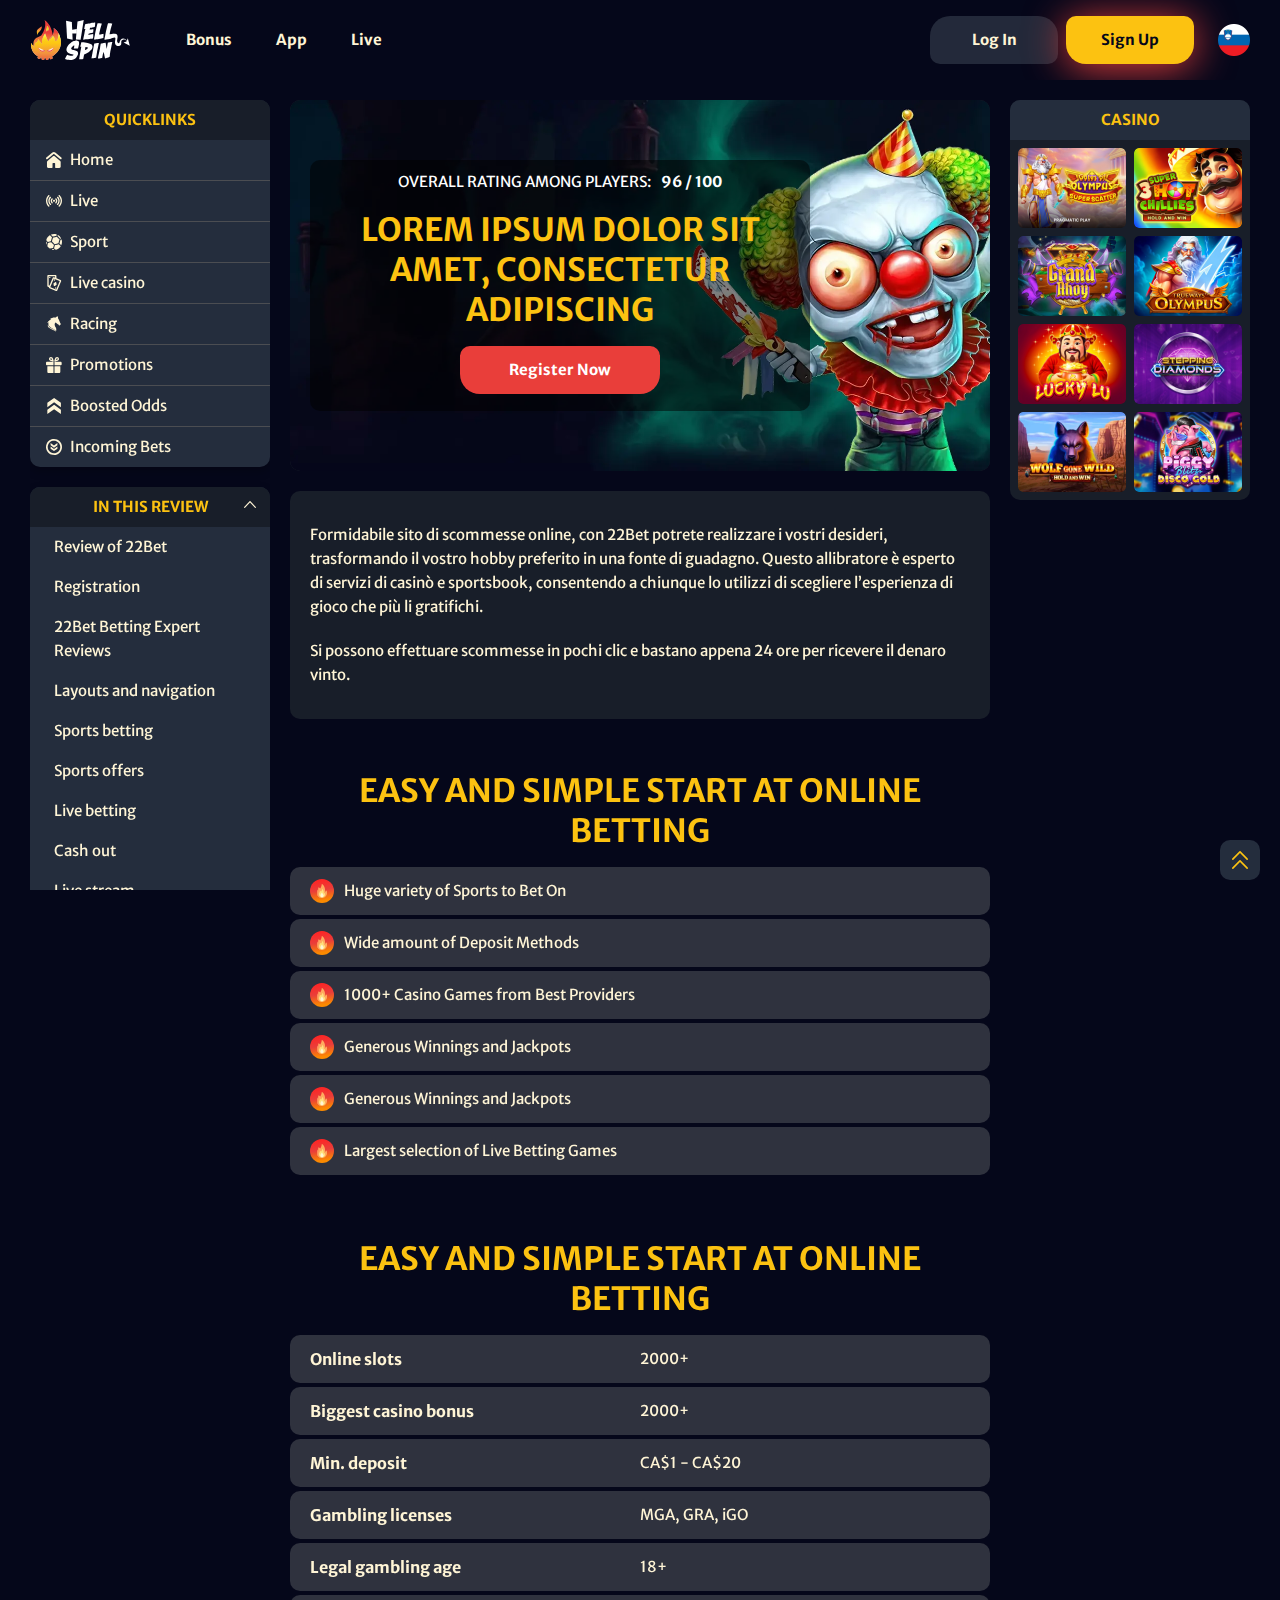
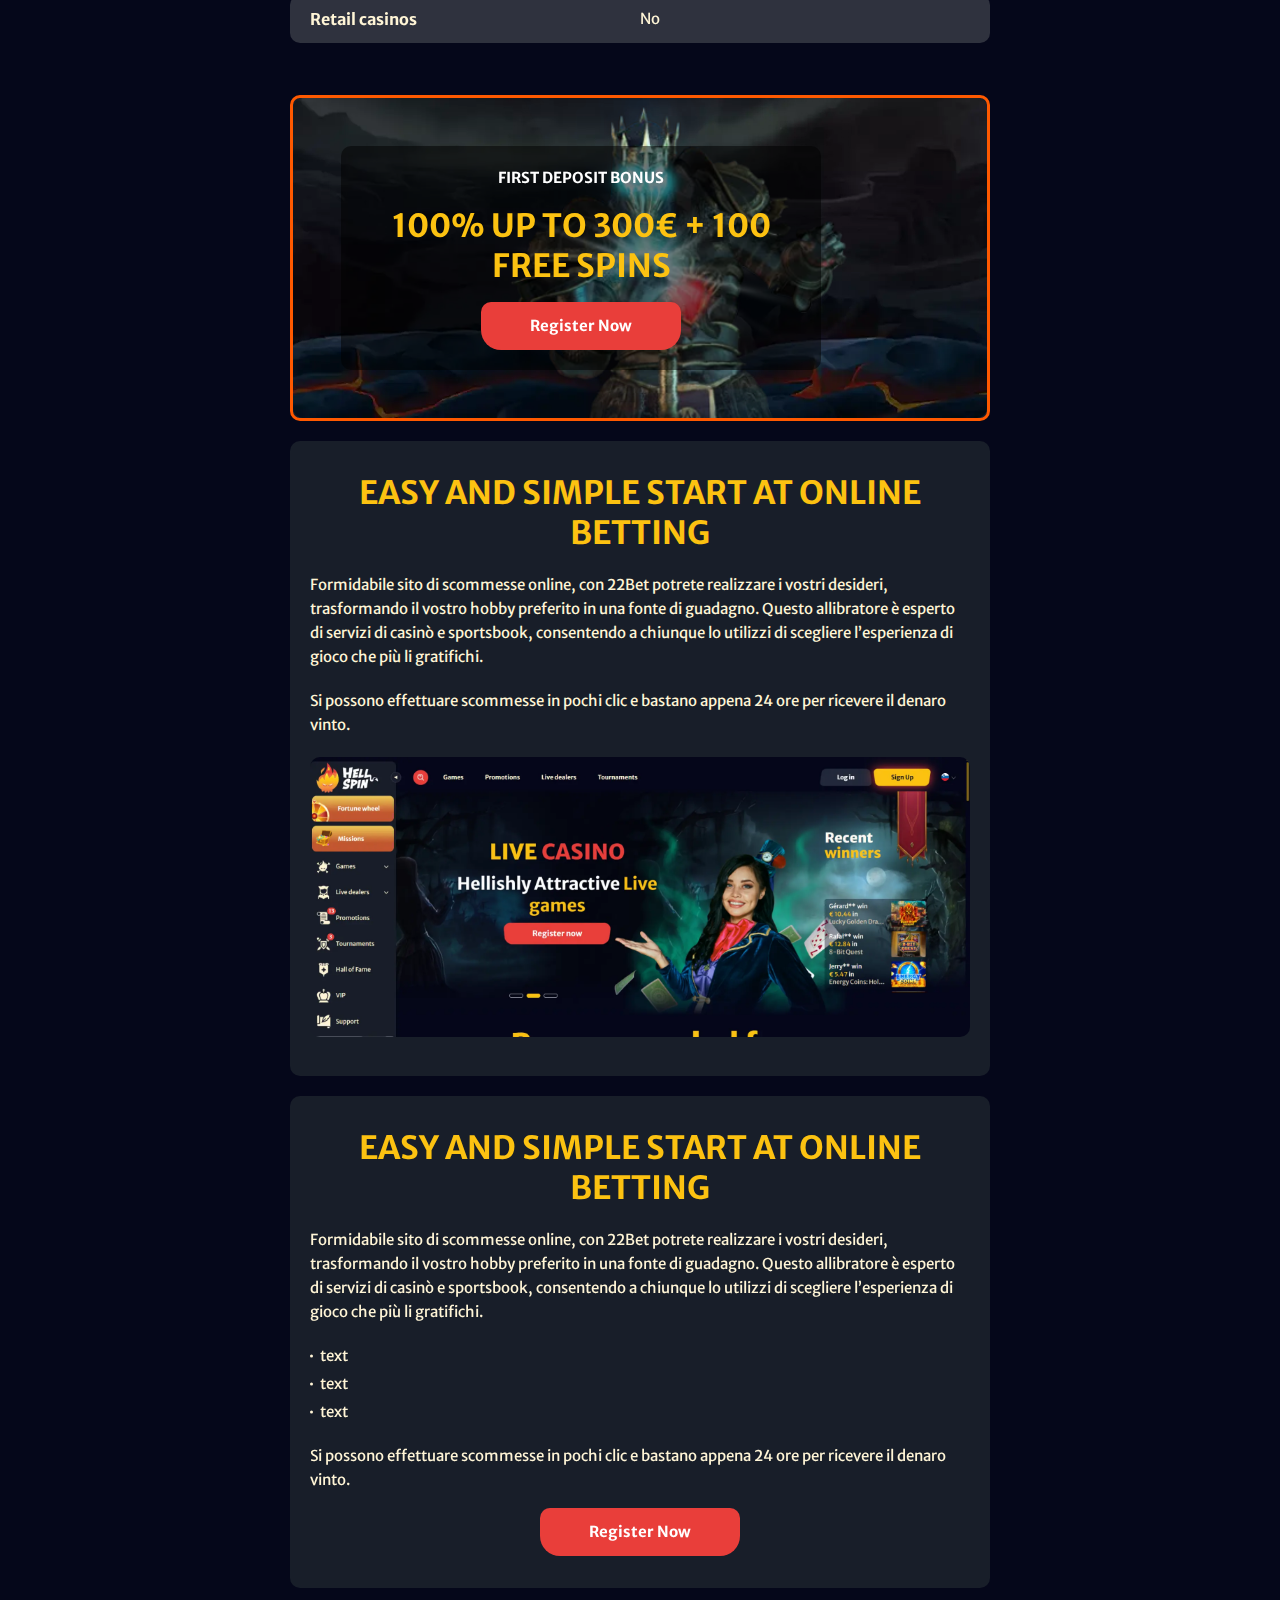
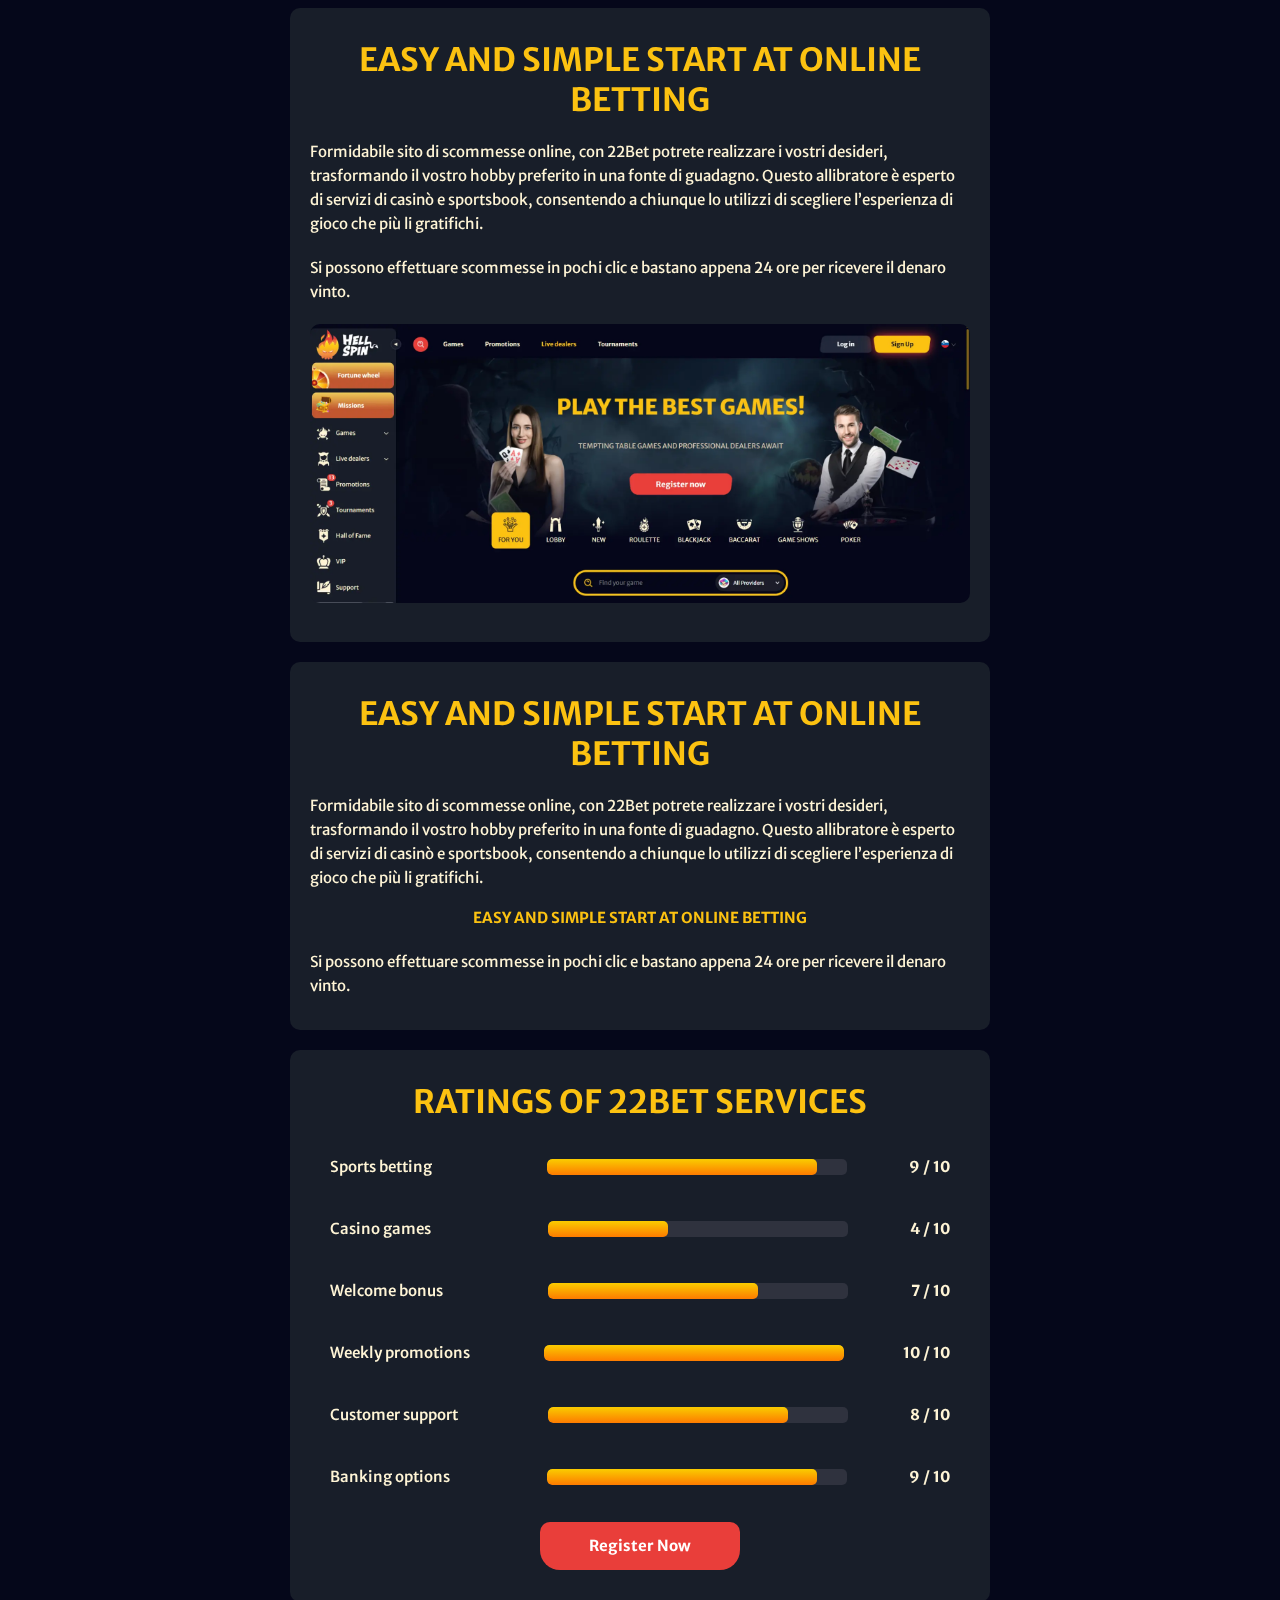
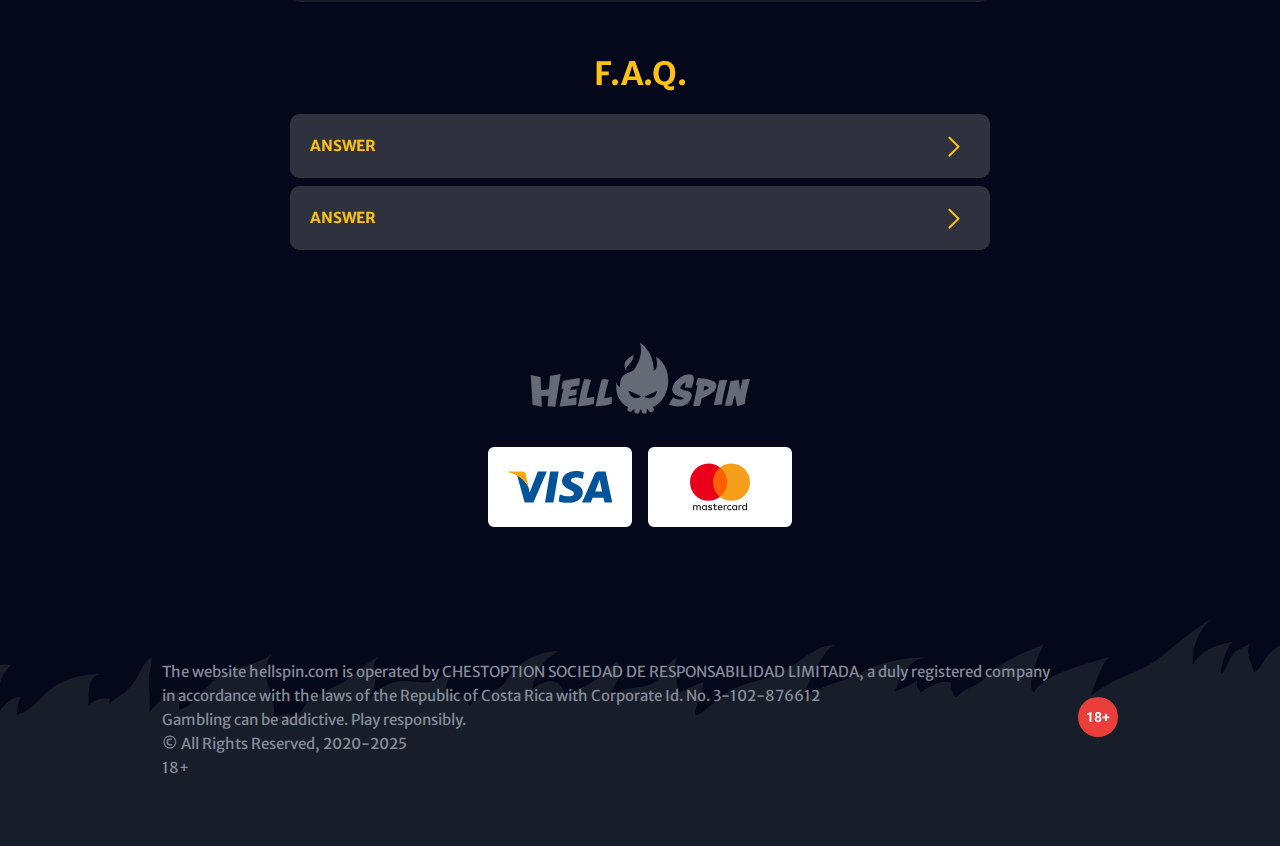
<file: index.html>
<!DOCTYPE html>
<html lang="si">
  <head>
    <meta charset="UTF-8" />

    <meta name="viewport" content="width=device-width, initial-scale=1.0" />
    <title>Lorem ipsum dolor sit amet, consectetur adipiscing</title>
    <meta name="description" content />
    <meta property="og:site_name" content />
    <meta property="og:title" content />
    <meta property="og:type" content="website" />
    <meta property="og:url" content />
    <meta property="og:image" content />
    <meta property="og:image:alt" content />
    <meta property="og:locale" content="si" />
    <meta property="og:description" content />
    <link rel="preconnect" href="https://fonts.googleapis.com" />
    <link rel="preconnect" href="https://fonts.gstatic.com" crossorigin />
   <link href="https://fonts.googleapis.com/css2?family=Merriweather+Sans:wght@300;400;500;600;700;800&display=swap" rel="stylesheet">

    <link rel="stylesheet" href="./css/reset.css" />
    <link rel="stylesheet" href="./css/main.css" />
    <link rel="stylesheet" href="./css/media.css" />
    <link rel="icon" href="./images/favicon.png" type="image/x-icon" />
    <script
      src="https://code.jquery.com/jquery-3.6.1.min.js"
      integrity="sha256-o88AwQnZB+VDvE9tvIXrMQaPlFFSUTR+nldQm1LuPXQ="
      crossorigin="anonymous"
    ></script>
  </head>
  <body>
    <header class="header">
      <section class="content header__content">
        <a href="#" class="logo header__logo"
          ><img src="./images/header/logo.svg" alt="logo" title
        /></a>
        <button class="header__btn-menu">
          <svg
            width="16px"
            height="16px"
            viewBox="0 0 16 16"
            xmlns="http://www.w3.org/2000/svg"
          >
            <rect y="0" width="16" height="3" rx="1.5"></rect>
            <rect y="6.5" width="16" height="3" rx="1.5"></rect>
            <rect y="13" width="16" height="3" rx="1.5"></rect>
          </svg>
        </button>

        <nav class="menu header__menu">
          <ul class="header__menu-list">
            <li>
              <a href="#">
                <span>Bonus</span>
              </a>
            </li>
            <li>
              <a href="#">
                <span>App</span>
              </a>
            </li>
             <li>
              <a href="#">
                <span>Live</span>
              </a>
            </li>
          </ul>
          <div class="header__button header__button-menu">
            <a href="#" class="button button__login-menu">log in</a>
            <a href="#" class="button button__menu">sign up</a>
          </div>
        </nav>

        <a href="#" class="button button__login">log in</a>
        <a href="#" class="button button__singup">sign up</a>
        <a href="" class="header__flag">
          <span><img src="./images/flag.png" alt="flag" title /></span>
        </a>
      </section>
    </header>
    <main class="main home">
      <section class="main__wrap">
        <aside class="sidebar sidebar-left">
          <div class="sidebar-left__quik">
            <div class="menu__links-desk">quicklinks</div>
            <ul class="menu__links">
              <li>
                <a href="#"
                  ><img
                    src="./images/left-menu/home.svg"
                    alt="Home"
                    title
                  />Home</a
                >
              </li>
              <li>
                <a href="#"
                  ><img
                    src="./images/left-menu/live.svg"
                    alt="Live"
                    title
                  />Live</a
                >
              </li>
              <li>
                <a href="#"
                  ><img
                    src="./images/left-menu/sport.svg"
                    alt="Sport"
                    title
                  />Sport</a
                >
              </li>
              <li>
                <a href="#"
                  ><img
                    src="./images/left-menu/live-casino.svg"
                    alt="Live casino"
                    title
                  />Live casino</a
                >
              </li>
              <li>
                <a href="#"
                  ><img
                    src="./images/left-menu/racing.svg"
                    alt="Racing"
                    title
                  />Racing</a
                >
              </li>
              <li>
                <a href="#"
                  ><img
                    src="./images/left-menu/promotion.svg"
                    alt="Promotions"
                    title
                  />Promotions</a
                >
              </li>
              <li>
                <a href="#"
                  ><img
                    src="./images/left-menu/boosted.svg"
                    alt="Boosted Odds"
                    title
                  />Boosted Odds</a
                >
              </li>
              <li>
                <a href="#"
                  ><img
                    src="./images/left-menu/incoming.svg"
                    alt="Incoming Bets"
                    title
                  />Incoming Bets</a
                >
              </li>
            </ul>
          </div>

          <div class="sidebar-left__review">
            <div class="menu__review-desk">In this review</div>
            <ul class="menu__review">
              <li><a href="#">Review of 22Bet</a></li>
              <li><a href="#">Registration</a></li>
              <li><a href="#">22Bet Betting Expert Reviews</a></li>
              <li><a href="#">Layouts and navigation</a></li>
              <li><a href="#">Sports betting</a></li>
              <li><a href="#">Sports offers</a></li>
              <li><a href="#">Live betting</a></li>
              <li><a href="#">Cash out</a></li>
              <li><a href="#">Live stream</a></li>
            </ul>
          </div>
        </aside>
        <section class="content__wrapper">
          <section class="content hero">
            <div class="background">
              <img src="./images/main/bg-main.webp" alt="hero" title />
            </div>
            <div class="hero__wrapper">
              <div class="hero__data">
                <div
                  class="hero__rating"
                 
                >
                  <p>Overall Rating Among Players:</p>
                
                  <span
                    
                  >
                    <span >96</span>
                    <span>/</span>
                    <span >100</span>
                    
                  </span>
                </div>
                 <h1 class="title general hero__title">
                  Lorem ipsum dolor sit amet,
                  consectetur adipiscing
                </h1>

                <a href="#" class="button hero__button">Register now</a>
              </div>
            </div>
          </section>
          <section class="content menu-review__content">
            <div class="menu__review-desk menu__review-content">
              In this review
            </div>
            <ul class="menu__review menu__review-list">
              <li><a href="#">Review of 22Bet</a></li>
              <li><a href="#">Registration</a></li>
              <li><a href="#">22Bet Betting Expert Reviews</a></li>
              <li><a href="#">Layouts and navigation</a></li>
              <li><a href="#">Sports betting</a></li>
              <li><a href="#">Sports offers</a></li>
              <li><a href="#">Live betting</a></li>
              <li><a href="#">Cash out</a></li>
              <li><a href="#">Live stream</a></li>
            </ul>
          </section>
          <section class="content article">
            <p>
              Formidabile sito di scommesse online, con 22Bet potrete realizzare
              i vostri desideri, trasformando il vostro hobby preferito in una
              fonte di guadagno. Questo allibratore è esperto di servizi di
              casinò e sportsbook, consentendo a chiunque lo utilizzi di
              scegliere l’esperienza di gioco che più li gratifichi.
            </p>
            <p>
              Si possono effettuare scommesse in pochi clic e bastano appena 24
              ore per ricevere il denaro vinto.
            </p>
          </section>
          <section class="content features">
             <section class="features__info">
               <h2 class="title high features__title">
              Easy and Simple Start at Online Betting
            </h2>
              <div class="features__content">
                
                <table class="features__table">
                  <tbody>
                    <tr>
                      <td>
                        <img
                          src="./images/main/features-icon.svg"
                          alt="icon"
                          title=""
                        />
                      </td>
                      <td>Huge variety of Sports to Bet On</td>
                    </tr>
                    <tr>
                      <td>
                        <img
                          src="./images/main/features-icon.svg"
                          alt="icon"
                          title=""
                        />
                      </td>
                      <td>Wide amount of Deposit Methods</td>
                    </tr>
                    <tr>
                      <td>
                        <img
                          src="./images/main/features-icon.svg"
                          alt="icon"
                          title=""
                        />
                      </td>
                      <td>1000+ Casino Games from Best Providers</td>
                    </tr>
                  </tbody>
                   <tbody>
                    <tr>
                      <td>
                        <img
                          src="./images/main/features-icon.svg"
                          alt="icon"
                          title
                        />
                      </td>
                      <td>Generous Winnings and Jackpots</td>
                    </tr>
                    <tr>
                      <td>
                        <img
                          src="./images/main/features-icon.svg"
                          alt="icon"
                          title
                        />
                      </td>
                      <td>Generous Winnings and Jackpots</td>
                    </tr>
                    <tr>
                      <td>
                        <img
                          src="./images/main/features-icon.svg"
                          alt="icon"
                          title
                        />
                      </td>
                      <td>Largest selection of Live Betting Games</td>
                    </tr>
                  </tbody>
                </table>
              </div>
            </section>
            <section class="features__info">
               <h2 class="title high features__title">
              Easy and Simple Start at Online Betting
            </h2>
              <div class="features__content">
                <table class="">
                  <tbody>
                    <tr>
                      <td>Online slots</td>
                      <td>2000+</td>
                    </tr>
                    <tr>
                      <td>Biggest casino bonus</td>
                      <td>2000+</td>
                    </tr>
                    <tr>
                      <td>Min. deposit</td>
                      <td>CA$1 - CA$20</td>
                    </tr>
                  </tbody>
                  <tbody>
                    <tr>
                      <td>Gambling licenses</td>
                      <td>MGA, GRA, iGO</td>
                    </tr>
                    <tr>
                      <td>Legal gambling age</td>
                      <td>18+</td>
                    </tr>
                    <tr>
                      <td>Retail casinos</td>
                      <td>No</td>
                    </tr>
                  </tbody>
                </table>
              
              </div>
            </section>
          </section>
          <section class="content banner">
            <div class="background banner__backgroud">
              <img src="./images/main/banner-main.webp" alt="banner" title />
              <div class="banner__decor">
                <img
                  src="./images/main/decor-banner-main.png"
                  alt="decor"
                  title=""
                />
              </div>
            </div>
            <div class="banner__info">
              <h2 class="title high banner__title">
                <strong> First deposit bonus </strong>100% up to 300€ + 100 Free
                spins
              </h2>
              <a href="#" class="button banner__button">Register now</a>
            </div>
          </section>
          <section class="content article">
            <h2 class="title high article__title">
              Easy and Simple Start at Online Betting
            </h2>

            <p>
              Formidabile sito di scommesse online, con 22Bet potrete realizzare
              i vostri desideri, trasformando il vostro hobby preferito in una
              fonte di guadagno. Questo allibratore è esperto di servizi di
              casinò e sportsbook, consentendo a chiunque lo utilizzi di
              scegliere l’esperienza di gioco che più li gratifichi.
            </p>
            <p>
              Si possono effettuare scommesse in pochi clic e bastano appena 24
              ore per ricevere il denaro vinto.
            </p>
            <div class="images">
              <img src="./images/main/image1-main.webp" alt="banner" title />
            </div>
          </section>
          <section class="content article">
            <h2 class="title high article__title">
              Easy and Simple Start at Online Betting
            </h2>
            <p>
              Formidabile sito di scommesse online, con 22Bet potrete realizzare
              i vostri desideri, trasformando il vostro hobby preferito in una
              fonte di guadagno. Questo allibratore è esperto di servizi di
              casinò e sportsbook, consentendo a chiunque lo utilizzi di
              scegliere l’esperienza di gioco che più li gratifichi.
            </p>
            <ul>
              <li>text</li>
              <li>text</li>
              <li>text</li>
            </ul>
            <p>
              Si possono effettuare scommesse in pochi clic e bastano appena 24
              ore per ricevere il denaro vinto.
            </p>
            <a href="#" class="button article__button">Register now</a>
          </section>
          <section class="content article">
            <h2 class="title high article__title">
              Easy and Simple Start at Online Betting
            </h2>

            <p>
              Formidabile sito di scommesse online, con 22Bet potrete realizzare
              i vostri desideri, trasformando il vostro hobby preferito in una
              fonte di guadagno. Questo allibratore è esperto di servizi di
              casinò e sportsbook, consentendo a chiunque lo utilizzi di
              scegliere l’esperienza di gioco che più li gratifichi.
            </p>
            <p>
              Si possono effettuare scommesse in pochi clic e bastano appena 24
              ore per ricevere il denaro vinto.
            </p>
            <div class="images">
              <img src="./images/main/image2-main.webp" alt="banner" title />
            </div>
          </section>
          <section class="content article">
            <h2 class="title high article__title">
              Easy and Simple Start at Online Betting
            </h2>
            <p>
              Formidabile sito di scommesse online, con 22Bet potrete realizzare
              i vostri desideri, trasformando il vostro hobby preferito in una
              fonte di guadagno. Questo allibratore è esperto di servizi di
              casinò e sportsbook, consentendo a chiunque lo utilizzi di
              scegliere l’esperienza di gioco che più li gratifichi.
            </p>

            <h3>Easy and Simple Start at Online Betting</h3>

            <p>
              Si possono effettuare scommesse in pochi clic e bastano appena 24
              ore per ricevere il denaro vinto.
            </p>
          </section>
          <section class="content ratings">
            <h2 class="title high ratings__title">Ratings of 22Bet Services</h2>
           <ul class="ratings__list">
              <li>
                <div  class="ratings__info">
                  <p>Sports betting</p>
                  <div class="ratings__img">
                    <span style="width: 90%" ></span>
                  </div>
                  <span class="ratings__data">
                    <span>9</span>
                    <span>/</span>
                    <span>10</span>
                  </span>
                </div>
                
                

              </li>
              <li>
                <div class="ratings__info">
                  <p>Casino games</p>
                  <div class="ratings__img">
                    <span style="width: 40%" ></span>
                  </div>
                  <span class="ratings__data">
                    <span>4</span>
                    <span>/</span>
                    <span>10</span>
                  </span>
                </div>
                
               
              </li>
              <li>
                <div class="ratings__info">
                  <p>Welcome bonus</p>
                  <div class="ratings__img">
                    <span style="width: 70%" ></span>
                  </div>
                  <span class="ratings__data">
                    <span>7</span>
                    <span>/</span>
                    <span>10</span>
                  </span>
                </div>
             
              </li>
              <li>
                <div class="ratings__info">
                  <p>Weekly promotions</p>
                  <div class="ratings__img">
                    <span style="width: 100%" ></span>
                  </div>
                  <span class="ratings__data">
                    <span>10</span>
                    <span>/</span>
                    <span>10</span>
                  </span>
                </div> 
               
              </li>
              <li>
                <div class="ratings__info">
                  <p>Customer support</p>
                  <div class="ratings__img">
                    <span style="width: 80%" ></span>
                    
                  </div>
                  <span class="ratings__data">
                    <span>8</span>
                    <span>/</span>
                    <span>10</span>
                  </span>
                </div>
              
            </li>
              <li>
                <div class="ratings__info">
                  <p>Banking options</p>
                  <div class="ratings__img">
                    <span style="width: 90%" ></span>
                  </div>
                  <span class="ratings__data">
                    <span>9</span>
                    <span>/</span>
                    <span>10</span>
                  </span>
                </div>
                
              </li>
            </ul>

            <a href="#" class="button ratings__button">Register now</a>
          </section>
          <section class="content faq">
            <h2 class="title high faq__title">F.A.Q.</h2>
            <ul
              class="faq__list"
              itemscope
              itemtype="https://schema.org/FAQPage"
            >
              <li
                class="faq__item"
                itemscope
                itemprop="mainEntity"
                itemtype="https://schema.org/Question"
              >
                <h3
                  class="title medium faq__subtitle js-button-expander"
                  itemprop="name"
                >
                 Answer
                </h3>
                <div
                  class="faq__answer js-expand-content"
                  itemscope
                  itemprop="acceptedAnswer"
                  itemtype="https://schema.org/Answer"
                >
                  <p itemprop="text">
                    This is Photoshop's version of Lorem Ipsum. Proin gravida nibh vel velit auctor aliquet. Aenean sollicitudin, lorem quis bibendum auctor, nisi elit consequat ipsum, nec sagittis sem nibh id elit. Duis sed odio sit amet nibh vulputate cursus a sit amet mauris. Morbi accumsan ipsum velit. Nam nec tellus a odio tincidunt auctor a ornare odio. 
                  </p>
                </div>
              </li>
              <li
                class="faq__item"
                itemscope
                itemprop="mainEntity"
                itemtype="https://schema.org/Question"
              >
                <h3
                  class="title medium faq__subtitle js-button-expander"
                  itemprop="name"
                >
                 Answer
                </h3>
                <div
                  class="faq__answer js-expand-content"
                  itemscope
                  itemprop="acceptedAnswer"
                  itemtype="https://schema.org/Answer"
                >
                  <p itemprop="text">
                    This is Photoshop's version of Lorem Ipsum. Proin gravida nibh vel velit auctor aliquet. Aenean sollicitudin, lorem quis bibendum auctor, nisi elit consequat ipsum, nec sagittis sem nibh id elit. Duis sed odio sit amet nibh vulputate cursus a sit amet mauris. Morbi accumsan ipsum velit. Nam nec tellus a odio tincidunt auctor a ornare odio. 
                  </p>
                </div>
              </li>
             
            </ul>
          </section>
        </section>
        <aside class="sidebar sidebar-right">
         
          <div class="sidebar-right__desk">
            <div class="menu__cards">Casino</div>
            <ul class="menu__casino">
              <li>
                <a href="#"
                  ><img
                    src="./images/right-gallery/casino1.png"
                    alt="gallery-casino"
                    title
                /></a>
              </li>
              <li>
                <a href="#"
                  ><img
                    src="./images/right-gallery/casino2.png"
                    alt="gallery-casino"
                    title
                /></a>
              </li>
              <li>
                <a href="#"
                  ><img
                    src="./images/right-gallery/casino3.png"
                    alt="gallery-casino"
                    title
                /></a>
              </li>
              <li>
                <a href="#"
                  ><img
                    src="./images/right-gallery/casino4.png"
                    alt="gallery-casino"
                    title
                /></a>
              </li>
              <li>
                <a href="#"
                  ><img
                    src="./images/right-gallery/casino5.png"
                    alt="gallery-casino"
                    title
                /></a>
              </li>
              <li>
                <a href="#"
                  ><img
                    src="./images/right-gallery/casino6.png"
                    alt="gallery-casino"
                    title
                /></a>
              </li>
               <li>
                <a href="#"
                  ><img
                    src="./images/right-gallery/casino7.png"
                    alt="gallery-casino"
                    title
                /></a>
              </li>
               <li>
                <a href="#"
                  ><img
                    src="./images/right-gallery/casino8.png"
                    alt="gallery-casino"
                    title
                /></a>
              </li>
            </ul>
          </div>
        </aside>
        <div class="" onclick="scrollToTop()">
          <button class="main__arrow" id="scrollToTopBtn"></button>
        </div>
      </section>
    </main>
    <footer class="footer">
       <img class="footer__decor" src="./images/footer/after-footer.svg" alt="decor" title>
      <section class="content footer__content">
        <a href="#" class="logo footer__logo"
          ><img src="./images/footer/footer-logo.svg" alt="logo" title
        /></a>

        <ul class="footer__cards-list">
          <li>
            <a href="#"
              ><img src="./images/footer/visa.svg" alt="cardvisa" title
            /></a>
          </li>
          <li>
            <a href="#"
              ><img src="./images/footer/master.svg" alt="mastercard" title
            /></a>
          </li>
          
        </ul>

        <div class="footer__wrapp">
          <div class="footer__text">
            <p>The website hellspin.com is operated by CHESTOPTION SOCIEDAD DE RESPONSABILIDAD LIMITADA, a duly registered company in accordance with the laws of the Republic of Costa Rica with Corporate Id. No. 3-102-876612</p>
            <p>
              Gambling can be addictive. Play responsibly.
            </p>
            <p>&copy; All Rights Reserved, 2020-2025</p>
            <p>18+</p>
          </div>
          <div class="footer__age">
            <img src="./images/footer/age.svg" alt="age" title />
          </div>
        </div>
      
      </section>
    </footer>
    <script src="./js/arrowUp.js" defer></script>
    <script src="./js/sidebar.js" defer></script>
    <script src="./js/expander.js" defer></script>
    <script src="./js/mobile-menu.js" defer></script>
  </body>
</html>
</file>
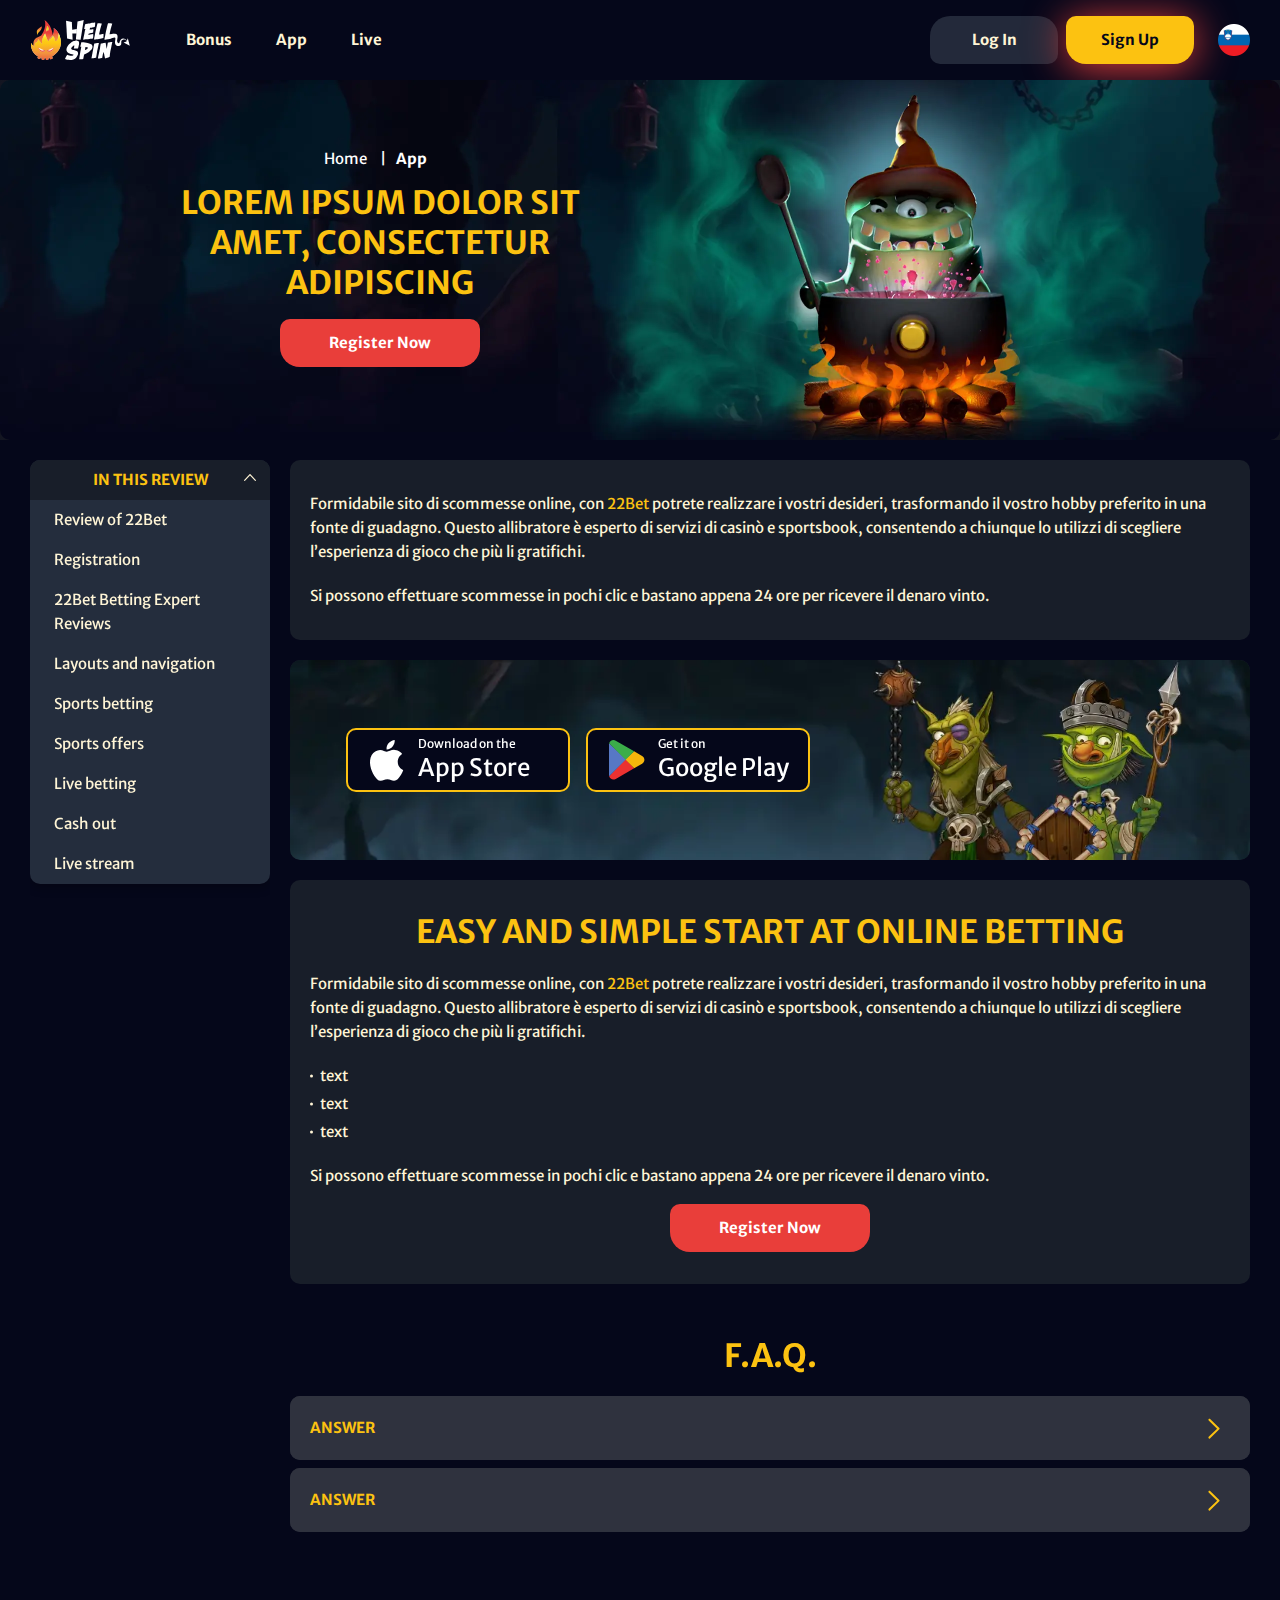
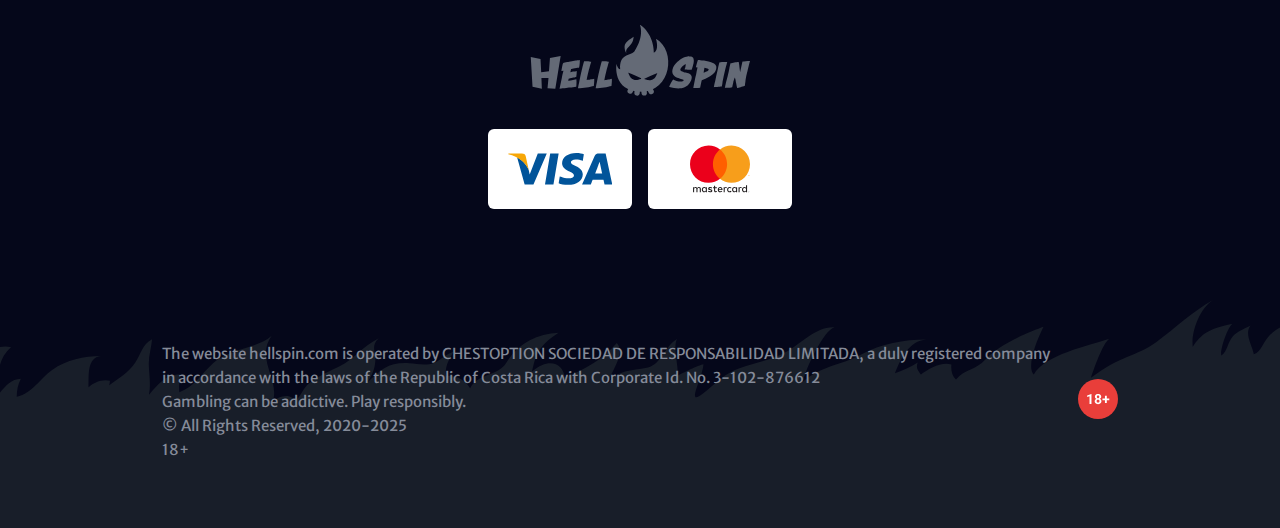
<file: app.html>
<!DOCTYPE html>
<html lang="si">
  <head>
    <meta charset="UTF-8" />

    <meta name="viewport" content="width=device-width, initial-scale=1.0" />
    <title>Lorem ipsum dolor sit amet, consectetur adipiscing</title>
    <meta name="description" content />
    <meta property="og:site_name" content />
    <meta property="og:title" content />
    <meta property="og:type" content="website" />
    <meta property="og:url" content />
    <meta property="og:image" content />
    <meta property="og:image:alt" content />
    <meta property="og:locale" content="si" />
    <meta property="og:description" content />
    <link rel="preconnect" href="https://fonts.googleapis.com" />
    <link rel="preconnect" href="https://fonts.gstatic.com" crossorigin />
    <link
      href="https://fonts.googleapis.com/css2?family=Merriweather+Sans:wght@300;400;500;600;700;800&display=swap"
      rel="stylesheet"
    />

    <link rel="stylesheet" href="./css/reset.css" />
    <link rel="stylesheet" href="./css/main.css" />
    <link rel="stylesheet" href="./css/media.css" />
    <link rel="icon" href="./images/favicon.png" type="image/x-icon" />
    <script
      src="https://code.jquery.com/jquery-3.6.1.min.js"
      integrity="sha256-o88AwQnZB+VDvE9tvIXrMQaPlFFSUTR+nldQm1LuPXQ="
      crossorigin="anonymous"
    ></script>
  </head>
  <body>
    <header class="header">
      <section class="content header__content">
        <a href="#" class="logo header__logo"
          ><img src="./images/header/logo.svg" alt="logo" title
        /></a>
        <button class="header__btn-menu">
          <svg
            width="16px"
            height="16px"
            viewBox="0 0 16 16"
            xmlns="http://www.w3.org/2000/svg"
          >
            <rect y="0" width="16" height="3" rx="1.5"></rect>
            <rect y="6.5" width="16" height="3" rx="1.5"></rect>
            <rect y="13" width="16" height="3" rx="1.5"></rect>
          </svg>
        </button>

        <nav class="menu header__menu">
          <ul class="header__menu-list">
            <li>
              <a href="#">
                <span>Bonus</span>
              </a>
            </li>
            <li>
              <a href="#">
                <span>App</span>
              </a>
            </li>
            <li>
              <a href="#">
                <span>Live</span>
              </a>
            </li>
          </ul>
          <div class="header__button header__button-menu">
            <a href="#" class="button button__login-menu">log in</a>
            <a href="#" class="button button__menu">sign up</a>
          </div>
        </nav>

        <a href="#" class="button button__login">log in</a>
        <a href="#" class="button button__singup">sign up</a>
        <a href="" class="header__flag">
          <span><img src="./images/flag.png" alt="flag" title /></span>
        </a>
      </section>
    </header>
    <main class="main home main-page">
      <section class="hero hero__page">
        <div class="background background-page">
          <img src="./images/app/bg-app.webp" alt="hero" title />
        </div>
        <div class="hero__wrapper hero__wrapper-page">
          <div class="hero__data hero__data-page">
            <ul
              class="breadcrumbs"
              
            >
              <li
               
              >
                <a href="#">
                  <span >Home</span></a
                >
                
              </li>
              <li
                
              >
                <a href="#" >
                  <span >App</span></a
                >
               
              </li>
            </ul>
             <h1 class="title general hero__title">
                  Lorem ipsum dolor sit amet,
                  consectetur adipiscing
                </h1>
            <a href="#" class="button hero__button">Register now</a>
          </div>
        </div>
      </section>
      <section class="main__wrap main__wrap-page">
        <aside class="sidebar sidebar-left sidebar-left-page">
          <div class="sidebar-left__review">
            <div class="menu__review-desk">In this review</div>
            <ul class="menu__review">
              <li><a href="#">Review of 22Bet</a></li>
              <li><a href="#">Registration</a></li>
              <li><a href="#">22Bet Betting Expert Reviews</a></li>
              <li><a href="#">Layouts and navigation</a></li>
              <li><a href="#">Sports betting</a></li>
              <li><a href="#">Sports offers</a></li>
              <li><a href="#">Live betting</a></li>
              <li><a href="#">Cash out</a></li>
              <li><a href="#">Live stream</a></li>
            </ul>
          </div>
        </aside>
        <section class="content__wrapper content__wrapper-page">
          <section class="content menu-review__content">
            <div class="menu__review-desk menu__review-content">
              In this review
            </div>
            <ul class="menu__review menu__review-list">
              <li><a href="#">Review of 22Bet</a></li>
              <li><a href="#">Registration</a></li>
              <li><a href="#">22Bet Betting Expert Reviews</a></li>
              <li><a href="#">Layouts and navigation</a></li>
              <li><a href="#">Sports betting</a></li>
              <li><a href="#">Sports offers</a></li>
              <li><a href="#">Live betting</a></li>
              <li><a href="#">Cash out</a></li>
              <li><a href="#">Live stream</a></li>
            </ul>
          </section>
          <section class="content article">
            <p>
              Formidabile sito di scommesse online, con
              <a class="article__links" href="#">22Bet</a> potrete realizzare i
              vostri desideri, trasformando il vostro hobby preferito in una
              fonte di guadagno. Questo allibratore è esperto di servizi di
              casinò e sportsbook, consentendo a chiunque lo utilizzi di
              scegliere l’esperienza di gioco che più li gratifichi.
            </p>
            <p>
              Si possono effettuare scommesse in pochi clic e bastano appena 24
              ore per ricevere il denaro vinto.
            </p>
          </section>
          <section class="content banner__app">
            <div class="background banner__background-app">
              <img src="./images/app/banner-app.webp" alt="banner" title />
             
            </div>
            <div class="banner__content banner__content-app">
              <div class="button__wrap-app">
                <a href="#" class="banner__btn banner__btn-app">
                  Download on the <span> App Store </span>
                </a>
                <a href="#" class="banner__btn banner__btn-android">
                  Get it on <span>Google Play</span></a
                >
              </div>
            </div>
          </section>

          <section class="content article">
            <h2 class="title high article__title">
              Easy and Simple Start at Online Betting
            </h2>
            <p>
              Formidabile sito di scommesse online, con
              <a class="article__links" href="#">22Bet</a> potrete realizzare i
              vostri desideri, trasformando il vostro hobby preferito in una
              fonte di guadagno. Questo allibratore è esperto di servizi di
              casinò e sportsbook, consentendo a chiunque lo utilizzi di
              scegliere l’esperienza di gioco che più li gratifichi.
            </p>
            <ul class="article__list">
              <li>text</li>
              <li>text</li>
              <li>text</li>
            </ul>

            <p>
              Si possono effettuare scommesse in pochi clic e bastano appena 24
              ore per ricevere il denaro vinto.
            </p>
            <a href="#" class="button article__button">Register now</a>
          </section>

          <section class="content faq">
            <h2 class="title high faq__title">F.A.Q.</h2>
            <ul
              class="faq__list"
              itemscope
              itemtype="https://schema.org/FAQPage"
            >
              <li
                class="faq__item"
                itemscope
                itemprop="mainEntity"
                itemtype="https://schema.org/Question"
              >
                <h3
                  class="title medium faq__subtitle js-button-expander"
                  itemprop="name"
                >
                  Answer
                </h3>
                <div
                  class="faq__answer js-expand-content"
                  itemscope
                  itemprop="acceptedAnswer"
                  itemtype="https://schema.org/Answer"
                >
                  <p itemprop="text">
                    This is Photoshop's version of Lorem Ipsum. Proin gravida
                    nibh vel velit auctor aliquet. Aenean sollicitudin, lorem
                    quis bibendum auctor, nisi elit consequat ipsum, nec
                    sagittis sem nibh id elit. Duis sed odio sit amet nibh
                    vulputate cursus a sit amet mauris. Morbi accumsan ipsum
                    velit. Nam nec tellus a odio tincidunt auctor a ornare odio.
                  </p>
                </div>
              </li>
              <li
                class="faq__item"
                itemscope
                itemprop="mainEntity"
                itemtype="https://schema.org/Question"
              >
                <h3
                  class="title medium faq__subtitle js-button-expander"
                  itemprop="name"
                >
                  Answer
                </h3>
                <div
                  class="faq__answer js-expand-content"
                  itemscope
                  itemprop="acceptedAnswer"
                  itemtype="https://schema.org/Answer"
                >
                  <p itemprop="text">
                    This is Photoshop's version of Lorem Ipsum. Proin gravida
                    nibh vel velit auctor aliquet. Aenean sollicitudin, lorem
                    quis bibendum auctor, nisi elit consequat ipsum, nec
                    sagittis sem nibh id elit. Duis sed odio sit amet nibh
                    vulputate cursus a sit amet mauris. Morbi accumsan ipsum
                    velit. Nam nec tellus a odio tincidunt auctor a ornare odio.
                  </p>
                </div>
              </li>
            </ul>
          </section>
        </section>
      </section>
    </main>
    <footer class="footer">
      <img
        class="footer__decor"
        src="./images/footer/after-footer.svg"
        alt="decor"
        title
      />
      <section class="content footer__content">
        <a href="#" class="logo footer__logo"
          ><img src="./images/footer/footer-logo.svg" alt="logo" title
        /></a>

        <ul class="footer__cards-list">
          <li>
            <a href="#"
              ><img src="./images/footer/visa.svg" alt="cardvisa" title
            /></a>
          </li>
          <li>
            <a href="#"
              ><img src="./images/footer/master.svg" alt="mastercard" title
            /></a>
          </li>
        </ul>

        <div class="footer__wrapp">
          <div class="footer__text">
            <p>The website hellspin.com is operated by CHESTOPTION SOCIEDAD DE RESPONSABILIDAD LIMITADA, a duly registered company in accordance with the laws of the Republic of Costa Rica with Corporate Id. No. 3-102-876612</p>
            <p>Gambling can be addictive. Play responsibly.</p>
            <p>&copy; All Rights Reserved, 2020-2025</p>
            <p>18+</p>
          </div>
          <div class="footer__age">
            <img src="./images/footer/age.svg" alt="age" title />
          </div>
        </div>
      </section>
    </footer>

    <script src="./js/sidebar.js" defer></script>
    <script src="./js/expander.js" defer></script>
    <script src="./js/mobile-menu.js" defer></script>
  </body>
</html>
</file>
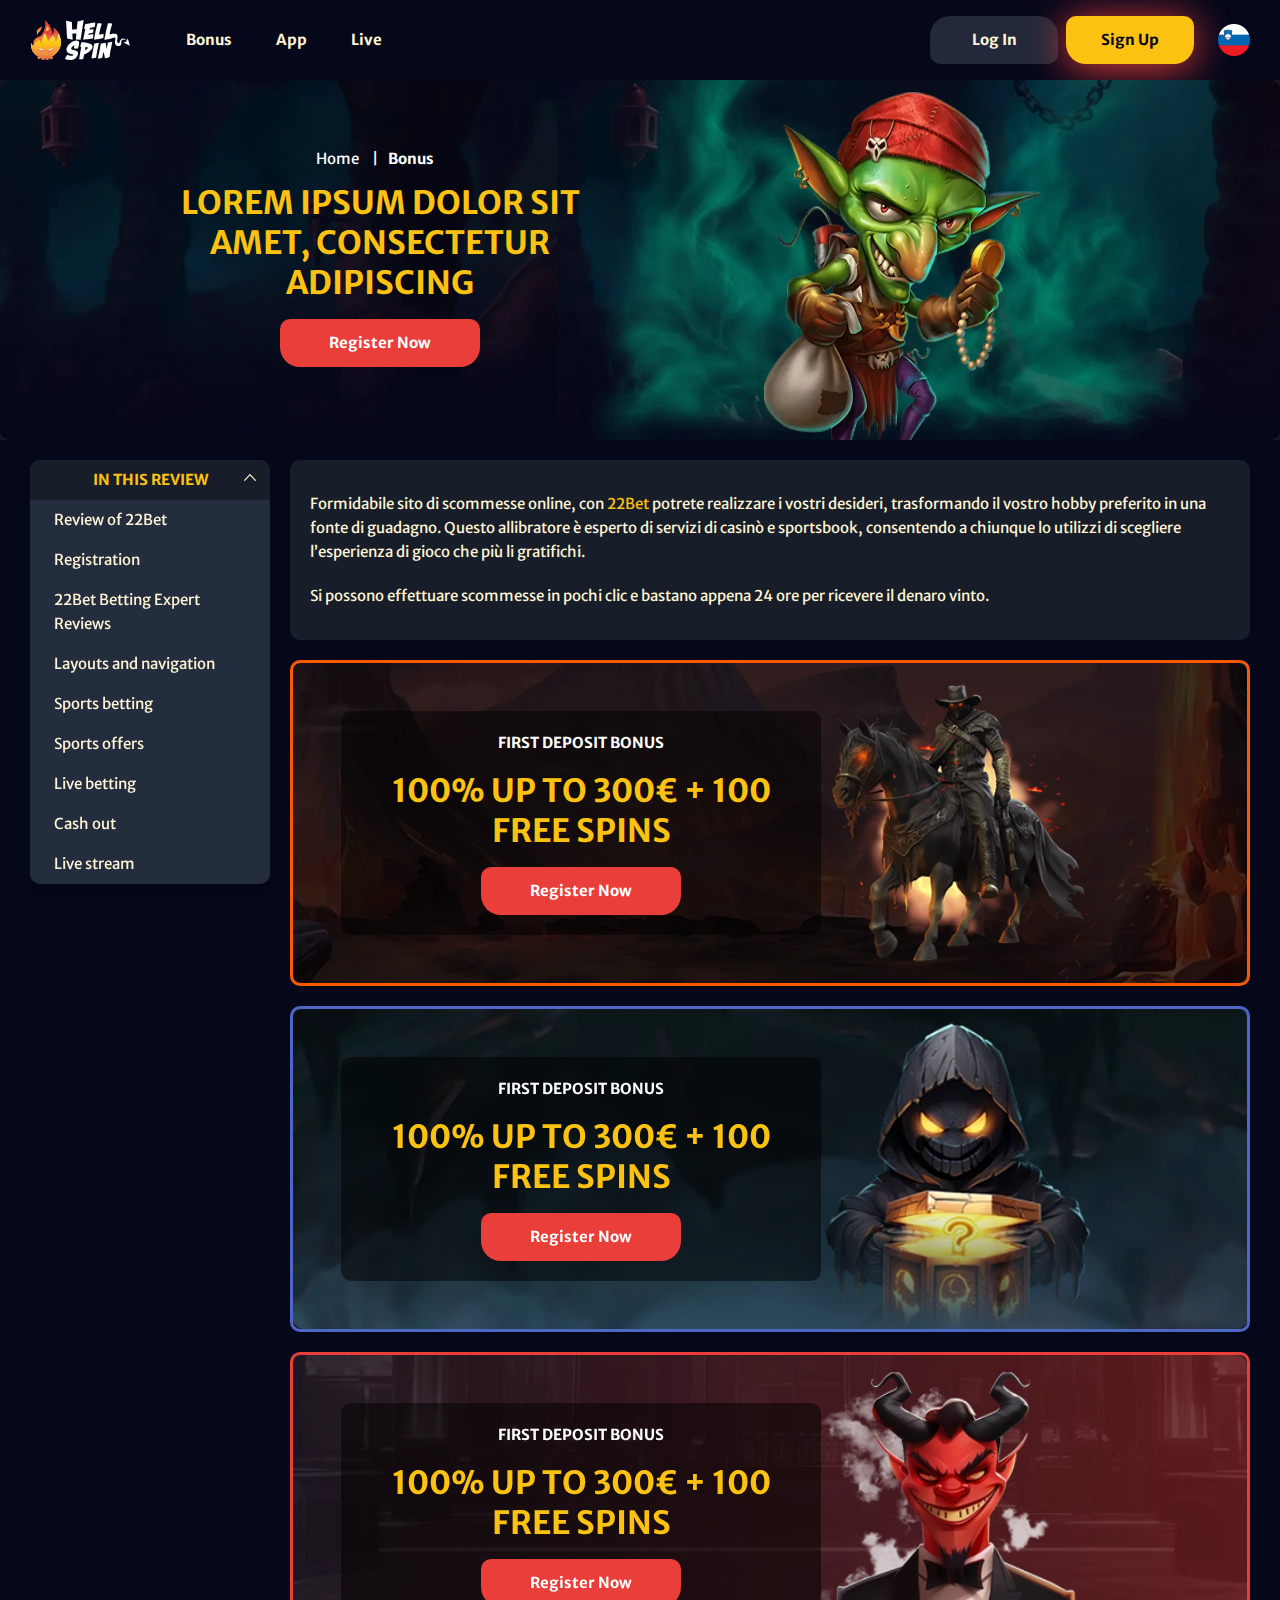
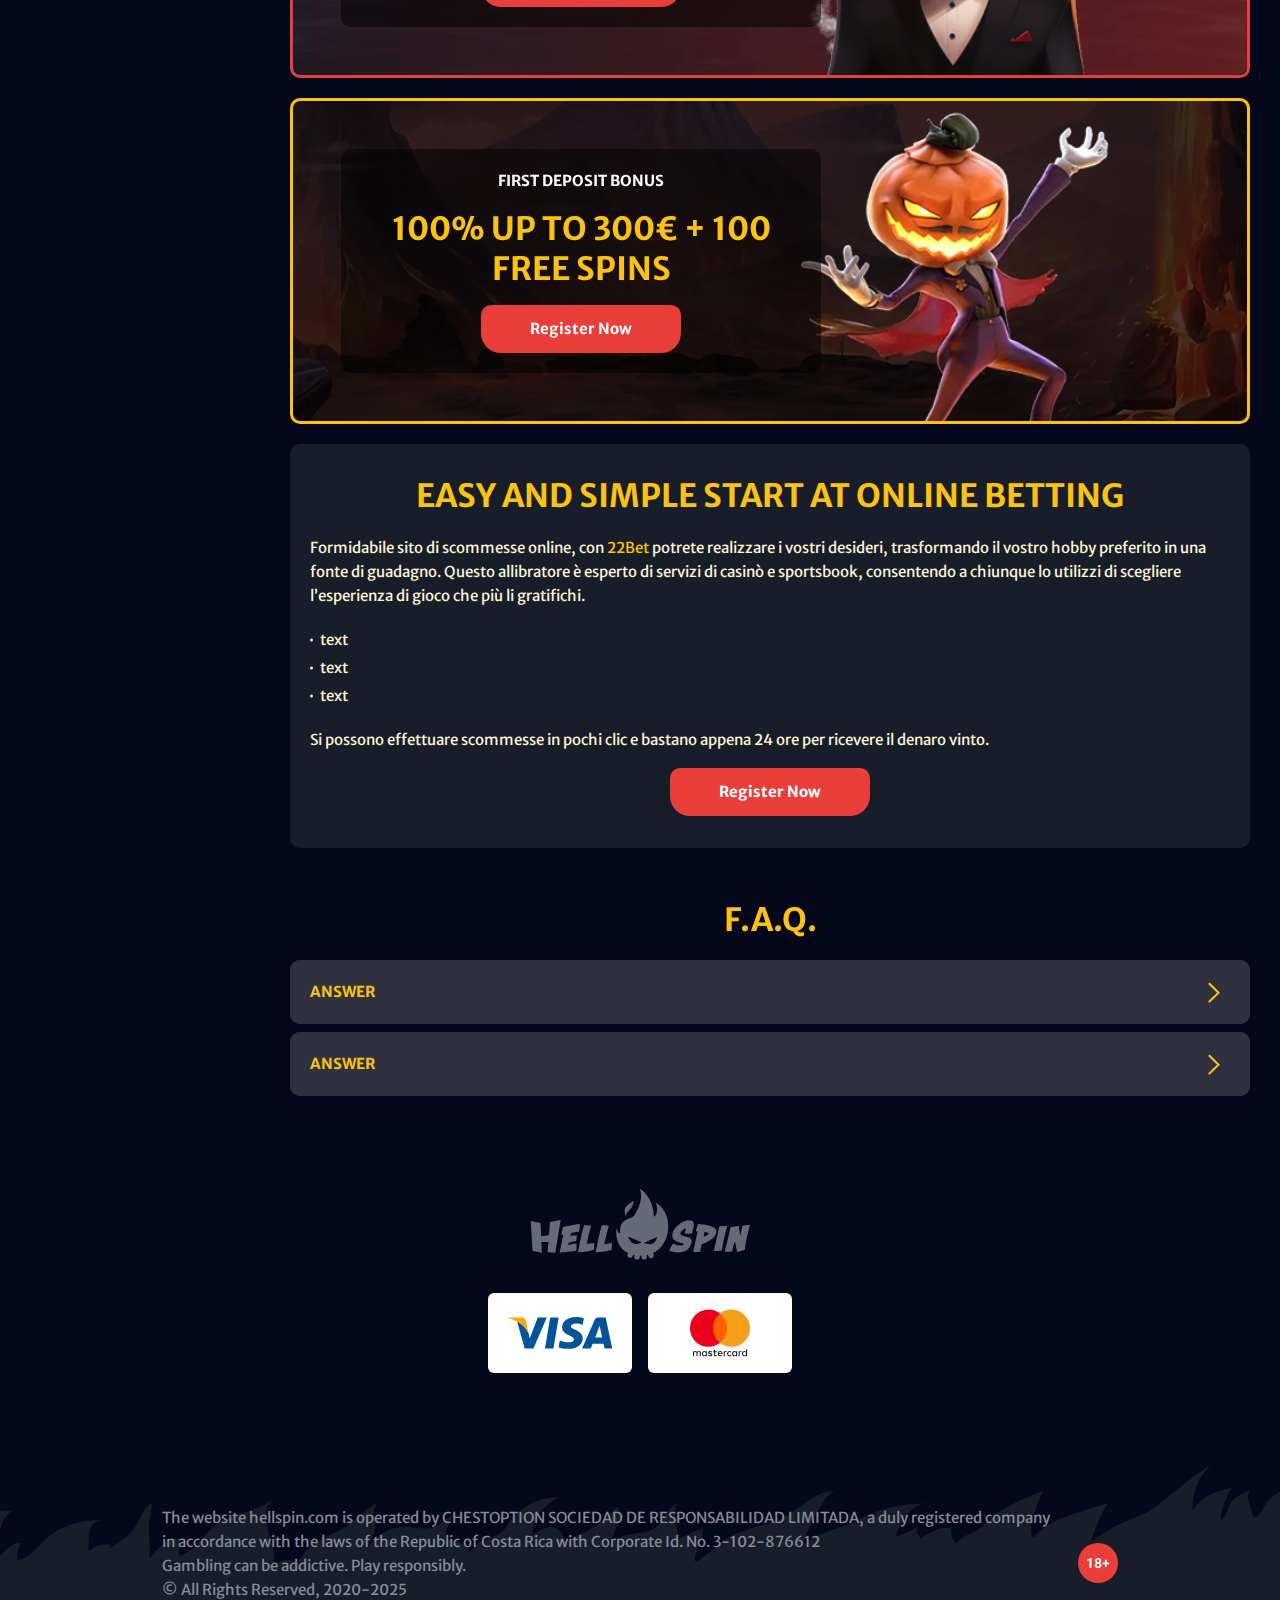
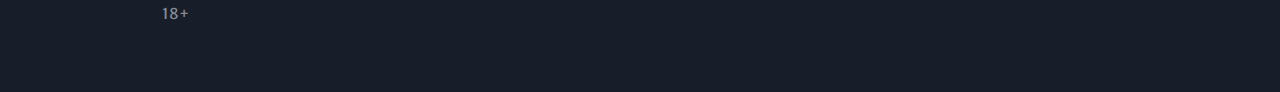
<file: bonus.html>
<!DOCTYPE html>
<html lang="si">
  <head>
    <meta charset="UTF-8" />

    <meta name="viewport" content="width=device-width, initial-scale=1.0" />
    <title>20Bet Brasil: Casa de Aposta e Cassino</title>
    <meta name="description" content />
    <meta property="og:site_name" content />
    <meta property="og:title" content />
    <meta property="og:type" content="website" />
    <meta property="og:url" content />
    <meta property="og:image" content />
    <meta property="og:image:alt" content />
    <meta property="og:locale" content="si" />
    <meta property="og:description" content />
    <link rel="preconnect" href="https://fonts.googleapis.com" />
    <link rel="preconnect" href="https://fonts.gstatic.com" crossorigin />
    <link
      href="https://fonts.googleapis.com/css2?family=Merriweather+Sans:wght@300;400;500;600;700;800&display=swap"
      rel="stylesheet"
    />

    <link rel="stylesheet" href="./css/reset.css" />
    <link rel="stylesheet" href="./css/main.css" />
    <link rel="stylesheet" href="./css/media.css" />
    <link rel="icon" href="./images/favicon.png" type="image/x-icon" />
    <script
      src="https://code.jquery.com/jquery-3.6.1.min.js"
      integrity="sha256-o88AwQnZB+VDvE9tvIXrMQaPlFFSUTR+nldQm1LuPXQ="
      crossorigin="anonymous"
    ></script>
  </head>
  <body>
    <header class="header">
      <section class="content header__content">
        <a href="#" class="logo header__logo"
          ><img src="./images/header/logo.svg" alt="logo" title
        /></a>
        <button class="header__btn-menu">
          <svg
            width="16px"
            height="16px"
            viewBox="0 0 16 16"
            xmlns="http://www.w3.org/2000/svg"
          >
            <rect y="0" width="16" height="3" rx="1.5"></rect>
            <rect y="6.5" width="16" height="3" rx="1.5"></rect>
            <rect y="13" width="16" height="3" rx="1.5"></rect>
          </svg>
        </button>

        <nav class="menu header__menu">
          <ul class="header__menu-list">
            <li>
              <a href="#">
                <span>Bonus</span>
              </a>
            </li>
            <li>
              <a href="#">
                <span>App</span>
              </a>
            </li>
             <li>
              <a href="#">
                <span>Live</span>
              </a>
            </li>
          </ul>
          <div class="header__button header__button-menu">
            <a href="#" class="button button__login-menu">log in</a>
            <a href="#" class="button button__menu">sign up</a>
          </div>
        </nav>

        <a href="#" class="button button__login">log in</a>
        <a href="#" class="button button__singup">sign up</a>
        <a href="" class="header__flag">
          <span><img src="./images/flag.png" alt="flag" title /></span>
        </a>
      </section>
    </header>
    <main class="main home main-page">
      <section class="hero hero__page">
        <div class="background background-page">
          <img src="./images/bonus/bg-bonus.webp" alt="hero" title />
        </div>
        <div class="hero__wrapper hero__wrapper-page">
          <div class="hero__data hero__data-page">
            <ul
              class="breadcrumbs"
             
            >
              <li
                
              >
                <a href="#" >
                  <span >Home</span></a
                >
               
              </li>
              <li
                
              >
                <a href="#" >
                  <span >Bonus</span></a
                >
               
              </li>
            </ul>
             <h1 class="title general hero__title">
                  Lorem ipsum dolor sit amet,
                  consectetur adipiscing
                </h1>
            <a href="#" class="button hero__button">Register now</a>
          </div>
        </div>
      </section>
      <section class="main__wrap main__wrap-page">
        <aside class="sidebar sidebar-left sidebar-left-page">
          <div class="sidebar-left__review">
            <div class="menu__review-desk">In this review</div>
            <ul class="menu__review">
              <li><a href="#">Review of 22Bet</a></li>
              <li><a href="#">Registration</a></li>
              <li><a href="#">22Bet Betting Expert Reviews</a></li>
              <li><a href="#">Layouts and navigation</a></li>
              <li><a href="#">Sports betting</a></li>
              <li><a href="#">Sports offers</a></li>
              <li><a href="#">Live betting</a></li>
              <li><a href="#">Cash out</a></li>
              <li><a href="#">Live stream</a></li>
            </ul>
          </div>
        </aside>
        <section class="content__wrapper content__wrapper-page">
          <section class="content menu-review__content">
            <div class="menu__review-desk menu__review-content">
              In this review
            </div>
            <ul class="menu__review menu__review-list">
              <li><a href="#">Review of 22Bet</a></li>
              <li><a href="#">Registration</a></li>
              <li><a href="#">22Bet Betting Expert Reviews</a></li>
              <li><a href="#">Layouts and navigation</a></li>
              <li><a href="#">Sports betting</a></li>
              <li><a href="#">Sports offers</a></li>
              <li><a href="#">Live betting</a></li>
              <li><a href="#">Cash out</a></li>
              <li><a href="#">Live stream</a></li>
            </ul>
          </section>
          <section class="content article">
            <p>
              Formidabile sito di scommesse online, con
              <a class="article__links" href="#">22Bet</a> potrete realizzare i
              vostri desideri, trasformando il vostro hobby preferito in una
              fonte di guadagno. Questo allibratore è esperto di servizi di
              casinò e sportsbook, consentendo a chiunque lo utilizzi di
              scegliere l’esperienza di gioco che più li gratifichi.
            </p>
            <p>
              Si possono effettuare scommesse in pochi clic e bastano appena 24
              ore per ricevere il denaro vinto.
            </p>
          </section>
          <section class="content banner banner__bonus">
            <div class="background banner__backgroud">
              <img src="./images/bonus/banner-bonus1.webp" alt="banner" title />
              <div class="banner__decor banner__decor-first">
                <img src="./images/bonus/decor-banner-bonus1.png" alt="decor" title="" />
              </div>
            </div>
            <div class="banner__info">
              <h2 class="title high banner__title">
                <strong> First deposit bonus </strong>100% up to 300€ + 100 Free
                spins
              </h2>
              <a href="#" class="button banner__button">Register now</a>
            </div>
          </section>
          <section class="content banner banner__bonus banner__bonus-first">
            <div class="background banner__backgroud">
              <img src="./images/bonus/banner-bonus2.webp" alt="banner" title />
              <div class="banner__decor">
                <img src="./images/bonus/decor-banner-bonus2.png" alt="decor" title="" />
              </div>
            </div>
            <div class="banner__info">
              <h2 class="title high banner__title">
                <strong> First deposit bonus </strong>100% up to 300€ + 100 Free
                spins
              </h2>
              <a href="#" class="button banner__button">Register now</a>
            </div>
          </section>
          <section class="content banner banner__bonus banner__bonus-second">
            <div class="background banner__backgroud">
              <img src="./images/bonus/banner-bonus3.webp" alt="banner" title />
              <div class="banner__decor banner__decor-last">
                <img src="./images/bonus/decor-banner-bonus3.png" alt="decor" title="" />
              </div>
            </div>
            <div class="banner__info">
              <h2 class="title high banner__title">
                <strong> First deposit bonus </strong>100% up to 300€ + 100 Free
                spins
              </h2>
              <a href="#" class="button banner__button">Register now</a>
            </div>
          </section>
          <section class="content banner banner__bonus banner__bonus-third">
            <div class="background banner__backgroud">
              <img src="./images/bonus/banner-bonus4.webp" alt="banner" title />
              <div class="banner__decor">
                <img src="./images/bonus/decor-banner-bonus4.png" alt="decor" title="" />
              </div>
            </div>
            <div class="banner__info">
              <h2 class="title high banner__title">
                <strong> First deposit bonus </strong>100% up to 300€ + 100 Free
                spins
              </h2>
              <a href="#" class="button banner__button">Register now</a>
            </div>
          </section>
          <section class="content article">
            <h2 class="title high article__title">
              Easy and Simple Start at Online Betting
            </h2>
            <p>
              Formidabile sito di scommesse online, con
              <a class="article__links" href="#">22Bet</a> potrete realizzare i
              vostri desideri, trasformando il vostro hobby preferito in una
              fonte di guadagno. Questo allibratore è esperto di servizi di
              casinò e sportsbook, consentendo a chiunque lo utilizzi di
              scegliere l’esperienza di gioco che più li gratifichi.
            </p>
            <ul class="article__list">
              <li>text</li>
              <li>text</li>
              <li>text</li>
            </ul>

            <p>
              Si possono effettuare scommesse in pochi clic e bastano appena 24
              ore per ricevere il denaro vinto.
            </p>
            <a href="#" class="button article__button">Register now</a>
          </section>

          <section class="content faq">
            <h2 class="title high faq__title">F.A.Q.</h2>
            <ul
              class="faq__list"
              itemscope
              itemtype="https://schema.org/FAQPage"
            >
              <li
                class="faq__item"
                itemscope
                itemprop="mainEntity"
                itemtype="https://schema.org/Question"
              >
                <h3
                  class="title medium faq__subtitle js-button-expander"
                  itemprop="name"
                >
                  Answer
                </h3>
                <div
                  class="faq__answer js-expand-content"
                  itemscope
                  itemprop="acceptedAnswer"
                  itemtype="https://schema.org/Answer"
                >
                  <p itemprop="text">
                    This is Photoshop's version of Lorem Ipsum. Proin gravida
                    nibh vel velit auctor aliquet. Aenean sollicitudin, lorem
                    quis bibendum auctor, nisi elit consequat ipsum, nec
                    sagittis sem nibh id elit. Duis sed odio sit amet nibh
                    vulputate cursus a sit amet mauris. Morbi accumsan ipsum
                    velit. Nam nec tellus a odio tincidunt auctor a ornare odio.
                  </p>
                </div>
              </li>
              <li
                class="faq__item"
                itemscope
                itemprop="mainEntity"
                itemtype="https://schema.org/Question"
              >
                <h3
                  class="title medium faq__subtitle js-button-expander"
                  itemprop="name"
                >
                  Answer
                </h3>
                <div
                  class="faq__answer js-expand-content"
                  itemscope
                  itemprop="acceptedAnswer"
                  itemtype="https://schema.org/Answer"
                >
                  <p itemprop="text">
                    This is Photoshop's version of Lorem Ipsum. Proin gravida
                    nibh vel velit auctor aliquet. Aenean sollicitudin, lorem
                    quis bibendum auctor, nisi elit consequat ipsum, nec
                    sagittis sem nibh id elit. Duis sed odio sit amet nibh
                    vulputate cursus a sit amet mauris. Morbi accumsan ipsum
                    velit. Nam nec tellus a odio tincidunt auctor a ornare odio.
                  </p>
                </div>
              </li>
            </ul>
          </section>
        </section>
      </section>
    </main>
    <footer class="footer">
      <img
        class="footer__decor"
        src="./images/footer/after-footer.svg"
        alt="decor"
        title
      />
      <section class="content footer__content">
        <a href="#" class="logo footer__logo"
          ><img src="./images/footer/footer-logo.svg" alt="logo" title
        /></a>

        <ul class="footer__cards-list">
          <li>
            <a href="#"
              ><img src="./images/footer/visa.svg" alt="cardvisa" title
            /></a>
          </li>
          <li>
            <a href="#"
              ><img src="./images/footer/master.svg" alt="mastercard" title
            /></a>
          </li>
        </ul>

        <div class="footer__wrapp">
          <div class="footer__text">
            <p>The website hellspin.com is operated by CHESTOPTION SOCIEDAD DE RESPONSABILIDAD LIMITADA, a duly registered company in accordance with the laws of the Republic of Costa Rica with Corporate Id. No. 3-102-876612</p>
            <p>Gambling can be addictive. Play responsibly.</p>
            <p>&copy; All Rights Reserved, 2020-2025</p>
            <p>18+</p>
          </div>
          <div class="footer__age">
            <img src="./images/footer/age.svg" alt="age" title />
          </div>
        </div>
      </section>
    </footer>

    <script src="./js/sidebar.js" defer></script>
    <script src="./js/expander.js" defer></script>
    <script src="./js/mobile-menu.js" defer></script>
  </body>
</html>
</file>
<file: css/main.css>
html {
  -webkit-text-size-adjust: 100%;
  scroll-behavior: smooth;
}

body {
  display: block;
  position: relative;
  width: 100%;
  background: #05071a;
  font-family: "Merriweather Sans", sans-serif;
  font-size: 15px;
  font-weight: 400;
  line-height: 24px;
  text-align: left;
  color: #fff5d6;
  overflow-x: hidden;
}

.content {
  display: block;
  position: relative;
  width: 100%;
  max-width: 1020px;
  overflow: hidden;
  border-radius: 10px;
  background: #181e29;
  padding: 32px 20px;
  margin: 0 auto 20px auto;
}

h1,
h2,
h3,
h4,
.title {
  display: block;
  position: relative;
  font-size: 32px;
  font-weight: 700;
  line-height: 40px;
  text-align: center;
  color: #fcc211;
  text-transform: uppercase;
}

h1,
.title.general {
  text-transform: uppercase;
}

h2,
.title.high {
  display: flex;
  align-items: center;
  justify-content: center;
  font-size: 32px;
  line-height: 40px;
  color: #fcc211;
}

h3,
title.medium {
  font-size: 15px;
  line-height: 24px;
  text-align: center;
  color: #fcc211;
}

article > *,
.article > *,
.desk > * {
  margin-top: 20px;
}

article > *:first-child,
.article > *:first-child,
.desk > *:first-child {
  margin-top: 0 !important;
}

article > h2,
.article > h2,
.desk > h2 {
  margin-top: 32px;
}

article > h3,
.article > h3,
.desk > h3 {
  margin-top: 16px;
}

.button {
  position: relative;

  min-width: 200px;
  height: 48px;
  border-radius: 10px 10px 20px 20px;
  background: #e93e3a;
  overflow: hidden;
  font-size: 15px;
  font-weight: 700;
  line-height: 24px;
  text-align: center;
  text-decoration: none;
  text-transform: capitalize;
  color: #ffffff;
  white-space: nowrap;
  cursor: pointer;
  padding: 12px 24px;
  margin: 0 auto;

  transition: all 0.5s;
}

.button:hover {
  background: #fcc211;
  color: #05071a;
}

.header,
.main,
.footer {
  display: flex;
  position: relative;
  justify-content: space-between;
  align-items: center;

  max-width: 1600px;
  max-width: 100%;

  margin: 0 auto;
}

.background {
  display: block;
  position: absolute;
  bottom: 0;
  left: 0;
  height: 100%;
  width: 100%;
  overflow: hidden;
}

.background img {
  position: relative;
  width: 100%;
  height: 100%;
  object-fit: cover;
  border-radius: 10px;
}

.images img {
  border-radius: 10px;
  width: 100%;
  height: 100%;
  overflow: hidden;
}

/* -------------------HEADER---------------- */
.header {
  position: fixed;
  top: 0;
  left: 0;
  right: 0;
  width: 100%;
  z-index: 100;
  background: #05071a;
}

.header__content {
  position: relative;
  display: flex;
  flex-direction: row;
  align-items: center;
  justify-content: space-between;
  max-width: 1600px;
  max-height: 80px;
  border-radius: 0;
  background: #05071a;
  padding: 16px 30px;
  margin: 0 auto;
}

.logo {
  display: block;
  position: relative;
  max-width: 104px;
  flex: 0 0 104px;
  margin-right: 40px;
  transition: all 0.5s;
}

.logo:hover {
  transform: scale(1.1);
}

.logo img {
  display: block;
  position: relative;
  width: auto;
  max-height: 40px;
}

.header__menu {
  display: flex;
  white-space: nowrap;
  overflow-y: auto;
  max-height: calc(100vh - 70px);
}

.header__menu-list {
  display: flex;
  justify-content: center;
  align-items: center;
  white-space: nowrap;
  flex: 1 1 auto;
  gap: 20px;
}
.header__menu-list li {
  display: block;
}

.header__menu-list li a {
  display: inline-flex;
  display: block;
  position: relative;
  align-items: center;
  font-weight: 700;
  text-transform: none;
  color: #fff5d6;
  background-color: transparent;

  transition: all 0.5s;
  
  padding: 8px 12px;
}

.header__menu-list a:hover {
  color: #FCC211;
  opacity: 1;
}

.menu a {
  display: none;
}

span {
  display: inline-block;
}

.header__flag img {
  width: 32px;
  height: 32px;
  vertical-align: middle;
}

.header__flag span {
  flex: 0 1 32px;
}

.header__flag {
  margin-left: 24px;
}

.button__login {
  background: #23293a;
  color: #fff5d6;
  border-radius: 20px 20px 10px 10px;
  margin-right: 8px;
  margin-left: auto;
}
.button__singup {
  background: #fcc211;
  box-shadow: 0px 4px 40px 0px #e93e3a;
  color: #05071a;
  margin: auto 0;
}

.button__login,
.button__singup {
  min-width: 128px;
}

.button__login:hover {
  background: #fcc211;
  color: #05071a;
  box-shadow: 0px 4px 40px 0px #e93e3a;
}

.button__singup:hover {
  color: #fff5d6;
  background: #23293a;
}

.header__btn-menu {
  display: block;
  flex: 0 1 auto;
  min-width: 0;
  border: 1px solid #ffffff;
  border-radius: 6px;
  background: #0d1d34;
  padding: 13px;
  order: 3;
  display: none;
}

svg {
  position: relative;
  fill: #ffffff;
  line-height: 1;
  vertical-align: 1;
}

/* ------------------ MAIN------------- */
.main.home {
  display: flex;
  margin-bottom: 70px;
}

.main__wrap {
  display: flex;
  position: relative;
  flex: 1 1 100%;
  justify-content: center;
  align-items: stretch;

  max-width: 1600px;

  padding: 20px 30px;
  margin: 0 auto;
}

/*--------------------MAIN__SIDEBAR-------------- */

.sidebar {
  position: relative;
  align-self: stretch;

  flex: 0 0 240px;
}

.sidebar {
  align-self: stretch;
  position: sticky;
  flex: 0 0 240px;

  top: 100px;
  bottom: 20px;
  height: calc(100vh - 110px);

  overflow: auto;
}

.sidebar-left__quik,
.sidebar-left__review {
  overflow: hidden;
  border-radius: 10px;
  background: #242d3d;
  cursor: pointer;
  box-shadow: 0px 4px 10px 0px #00000040;
}

.sidebar-right__desk {
  overflow: hidden;
  border-radius: 10px;
  background: #181e29;
}

.sidebar-left__quik {
  margin-bottom: 20px;
}

.menu__links-desk,
.menu__review-desk,
.menu__cards {
  background: #181e29;
  font-weight: 700;
  line-height: 24px;
  text-align: center;
  text-transform: uppercase;
  color: #fcc211;

  padding: 8px 16px;
}

.menu__cards {
  background: #242d3d;
}

.sidebar::-webkit-scrollbar {
  display: none;
}

.menu__links li,
.menu__review li {
  position: relative;

  padding: 8px 16px;
}

.menu__links li:not(:last-child) {
  border-bottom: 1px solid #4b4d52;
}
.menu__review li {
  display: block;

  transition: all 0.5s;
}

.menu__links li a,
.menu__review li a {
  display: block;

  color: #fff5d6;
}

.menu__links li a {
  display: flex;
  align-items: center;
}

.menu__review li:hover a {
  color: #fcc211;
}

.menu__links li a img {
  vertical-align: middle;
  margin-right: 8px;
}

.sidebar__review {
  margin-top: 20px;
}

.menu__review-desk::after {
  content: "";
  position: absolute;

  right: 10px;
  width: 20px;
  height: 20px;
  background: url(../images/left-menu/sidebar-arrowDown.svg) center center /
    contain;
  transition: all 0.5s;
}

.menu__review-desk.active::after {
  background: url(../images/left-menu/sidebar-arrowDown.svg) center center /
    contain;
  transform: rotate(180deg);
}
.menu__review-content {
  padding: 20px;
}

.menu-review__content {
  display: none;
  padding: 0;
  cursor: pointer;
}

.menu__review li a {
  padding-left: 8px;
  padding-right: 8px;
  position: relative;
}

.content__wrapper {
  margin: 0 10px;

  flex: 0 1 calc(100% - 240px * 2 - 10px * 2);
}

/* -----------hero ----------- */
.content__wrapper {
  position: relative;
  top: 80px;
  margin-left: 20px;
  margin-right: 20px;
}

.hero {
  padding: 0;
  padding: 60px 20px;
  min-height: 360px;
}

.hero__wrapper {
  display: flex;
  align-items: center;
}

.hero__data {
  display: block;
  position: relative;
  text-align: center;
  max-width: 500px;

  padding: 10px;
}

.hero__title {
  margin-bottom: 16px;
  text-align: center;
}

.hero__title span {
  color: #e93e3a;
}

.hero__title strong {
  color: #ffffff;
  font-weight: 700;
}

.hero__rating {
  display: flex;
  align-items: flex-start;
  justify-content: center;
  font-weight: 700;
  text-transform: uppercase;
  color: #ffffff;
  margin-bottom: 16px;
}

.hero__rating span {
  white-space: nowrap;
}

.hero__rating p {
  margin-right: 10px;
  font-weight: 400;
}
.hero__button {
  display: inline-block;
  max-width: max-content;
}

.hero__text {
  color: #ffffff;
  font-weight: 500;
  line-height: 17.58px;
}

/* --------------------features----------- */
.features {
  position: relative;
  background: transparent;
  display: flex;
  flex-direction: column;
  padding: 0;
 
  margin-bottom: 20px;
}

.features__title {
  font-size: 15px;
  margin-bottom: 16px;
}
.features__info {
  width: 100%;
  border-radius: 6px;
  padding:32px 0;
}

table {
  width: 100%;
  display: flex;
  gap: 20px;
}

table tbody {
  width: 50%;
  border-radius: 6px;
  color: #FFF5D6;
}

table tr {
  display: flex;
  border-radius: 10px;
  background: #2F323E;


  padding: 12px 20px;
}

table tr + tr,
.features__table tr + tr {
  margin-top: 4px;
}

table td:first-child {
  width: 50%;
  font-weight: 700;
  font-size: 16px;
  line-height: 24px;
}

table td:last-child {
  width: 50%;
}

.features__table tr {
  display: flex;
  align-items: center;
}

.features__table td:first-child {
  display: flex;
  flex: 0 1 34px;
}

.features__table td:last-child {
  flex: 0 1 calc(100% - 52px);
}

.features__content {
  display: flex;
  gap: 20px;
}

/* -------------banner---------------- */

.banner {
  display: flex;
  align-items: center;
  justify-content: flex-start;
  overflow: hidden;
  min-height: 280px;
  border: 3px solid #FF5900;
  padding: 48px;
}

.banner__backgroud img {
  object-position: 70%;
}

.banner__info {
  display: flex;
  flex-direction: column;
  align-items: flex-start;
  position: relative;
  width: 50%;
  width: 480px;
  text-align: center;

  padding: 20px;
}

.banner .banner__title {
  flex-direction: column;
  font-weight: 700;
  color: #fcc211;
  font-size: 32px;
  line-height: 40px;

  text-transform: uppercase;
  margin-bottom: 16px;
}

.banner .banner__title::after {
  display: none;
}

.banner__title > *:last-child {
  line-height: 24px;
  font-size: 15px;
  font-weight: 700;
  color: #ffffff;
  margin-bottom: 16px;
}

.banner__button {
  display: inline-block;
  margin-left: auto;
  margin-right: auto;
}

.banner__decor {
  position: absolute;
  right: 137px;
  top: 0;
  bottom: 0;
}

.banner__decor-first{
  right: 156px;
}

/* ----------------article------------- */

.article__links {
  color: #fcc211;
}

.article__button {
  display: block;
  margin-top: 16px;
  margin-left: auto;
  width: 200px;
}
.article ul li {
  position: relative;
  padding-left: 10px;
}
.article ul li + li {
  margin-top: 4px;
}

.article ul li::before {
  content: "";
  position: absolute;
  left: 0;
  top: 50%;
  transform: translateY(-50%);
  width: 3px;
  height: 3px;
  border-radius: 50%;
  background: #fff5d6;
}

.article .article__list li::before {
  content: "";
  position: absolute;
  left: 0;
  top: 50%;
  transform: translateY(-50%);
  width: 3px;
  height: 3px;
  border-radius: 50%;
  background: #fff5d6;
}

/* для нумерованного списка */

.article ol {
  counter-reset: ol;
  position: relative;
}

.article ol li {
  counter-increment: ol;
  position: relative;
  padding-left: 20px;
}

.article ol li::before {
  content: counter(ol) ".";
  display: inline-block;
  position: absolute;
  font: inherit;
  font-weight: 700;
  color: inherit;
  left: 0;
  top: 50%;
  transform: translateY(-50%);
}

/* ------------sidebar-right----------- */

.menu__casino {
  display: flex;
  flex-wrap: wrap;
  align-items: center;
  gap: 8px;
  justify-content: center;
  border-bottom-left-radius: 10px;
  border-bottom-right-radius: 10px;
  padding: 8px;
}

.main__sidebae-desk div {
  border-top-left-radius: 10px;
  border-top-right-radius: 10px;
}

.menu__casino li a {
  display: block;
  border-radius: 5px;
  overflow: hidden;
}
.menu__casino li a img {
  display: block;
  width: 108px;
  height: 80px;
}

.main__sidebar-right {
  margin-bottom: 0;
}
/* --------------rating------------------- */
 .ratings__list {
      margin-top: 16px;
      display: flex;
      justify-content: space-between;
      flex-wrap: wrap;
      gap: 4px;
      margin-bottom: 16px;
    }
    
    .ratings__list li {
      position: relative;
      display: flex;
      justify-content: center;
      flex-direction: column;
      
      width: 100%;
     background: transparent;

      border-radius: 10px;
      padding: 17px 20px;
    }
    
    .ratings__info {
      display: flex;
      justify-content: space-between;
      align-items: center;
      font-size: 15px;
      line-height: 24px;
      font-weight: 700;
      color: #FFF5D6;
     
    }

    
    .ratings__data span{
      font-weight: 700;
      font-size: 15px;
      line-height: 24px;
      
    }
    .ratings__data span:nth-child(3) {
      font-size: 15px;
      
    }

  
    
    .ratings__img {
      max-width: 540px;
      width: 100%;
      height: 16px;
      border-radius: 5px;
     background: #2F323E;

      overflow: hidden;
    }
    
 
    .ratings__list .ratings__img span {
    all: unset;
    display: block;
    height: 16px;
   background: linear-gradient(180deg, #FACC00 0%, #FD7B00 100%);

    border-radius: 5px;
    }
    
    .ratings p{
      font-weight: 500;
      font-size: 15px;
      line-height: 22px;text-align: left;
      flex:0 0 155px;
      
    }
    /*  */

    
.ratings__button {
  display: flex;
  justify-content: center;
  width: 200px;
  margin-left: auto;
  margin-right: auto;
}

/* ----------faq----------------------- */
.faq {
  overflow-anchor: none;
  background: none;
  padding: 32px 0;
}
.faq__subtitle {
  font-size: 15px;
  font-weight: 700;
  line-height: 24px;
  text-align: left;
  text-transform: uppercase;
  border-radius: 10px;
  background: #2f323e;
  cursor: pointer;
  color: #FCC211;
  padding: 20px 50px 20px 20px;
}

.faq__item + .faq__item {
  margin-top: 8px;
}

.faq__item {
  position: relative;
  background: #2f323e;
  border-radius: 10px;
}

.faq__title {
  margin-bottom: 20px;
}

.faq__subtitle::after {
  content: "";
  display: inline-block;
  position: absolute;
  top: 50%;
  transform: translateY(-50%);
  right: 16px;
  height: 40px;
  width: 40px;
  background: url(../images/faq-arrowDown.svg)no-repeat center center / contain;
  transition: transform 0.5s;
}

.faq__subtitle.active::after {
  transform: translateY(-50%) rotate(90deg);
}
.faq__subtitle.active{
background: #2F323E;

  border: 3px solid #FCC211;

}

.faq__answer {
  position: relative;
  padding: 16px;
  border-radius: 6px;
  background: #2F323E;

  color: #fff5d6;
  border-top-left-radius: 0;
  border-top-right-radius: 0;
}

.js-expand-content {
  display: none;
  overflow: hidden;
}

.js-expand-content.expanded {
  height: 100%;
}

/* ---------main__arrow------ */
.main__arrow {
  display: block;
  position: fixed;
  width: 40px;
  height: 40px;
  right: 20px;
  bottom: 20px;
  background: url(../images/ArrowUp.svg) no-repeat center center / contain;
  z-index: 100;
}

/* ------------footer----------------- */
.footer {
  display: flex;
  position: relative;

  background: #05071a;

  color: #7f7f7f;

  margin-top: 20px;
}

.footer__decor {
  position: absolute;
  bottom: 0;
  left: 0;
  width: 100%;
  height: auto;
}

.footer__content {
  padding: 30px 10px;
  background: transparent;
  z-index: 1;
}
.footer__logo {
  max-width: 220px;
  margin-left: auto;
  margin-right: auto;
}

.footer__logo img {
  max-height: 72px;
}
.footer__cards-list {
  display: flex;
  /* flex-wrap: wrap; */
  align-content: center;
  justify-content: center;
  align-items: center;

  padding: 33px 10px;
  margin-bottom: 100px;
  gap: 16px;
}

.footer__cards-list li img {
  width: 100%;
  height: auto;
  display: block;
}

.footer__text p {
  color: #858b99;
}

.footer__wrapp {
  display: flex;
  flex-direction: row;
  justify-content: space-between;
  align-items: center;
  margin-bottom: 16px;
  gap: 24px;
  margin-left: 22px;
  margin-right: 22px;
}

.footer__age img {
  max-width: 40px;
  max-height: 40px;
}
/* -------------bonus-page------------- */

.breadcrumbs {
  display: flex;
  text-align: center;
  justify-content: center;
  margin-bottom: 12px;
  white-space: nowrap;
}

.breadcrumbs li:not(:last-child) a {
  padding-left: 0;
}

.breadcrumbs li a {
  font-weight: 400;
  color: #ffffff;
  padding: 10px;
}

.breadcrumbs li:first-child a:hover {
  color: #fcc211;
}

.breadcrumbs li:last-child a {
  font-weight: 700;
  cursor: default;
}

.breadcrumbs > li:not(:last-child):after {
  content: "|";
  position: relative;
  color: #ffffff;
}

.breadcrumbs li:nth-child(1) a span {
  font-weight: 400;
}

.main-page.home {
  top: 80px;
  display: block;
}

.main__wrap-page {
  justify-content: flex-start;
}

.banner__bonus {
 border: 3px solid #FF5900;
}

.banner__bonus-first {
  border: 3px solid #4E67C5;
}

.banner__bonus-second {
  border: 3px solid #E93E3A;
}

.banner__bonus-third {
  border: 3px solid #FCC211;
}
.home .hero__page {
  position: relative;
  width: 100vw;
  display: flex;
  justify-content: start;
  align-items: center;
  background: linear-gradient(
    to right,
    rgba(23, 25, 35, 0.8) 100%,
    rgba(23, 25, 35, 0.6) 40%,
    rgba(23, 25, 35, 0.2) 70%,
    rgba(23, 25, 35, 0.8) 80%
  );
  padding-top: 24px;
  padding-bottom: 24px;
  padding-left: calc(50% - 510px);
  padding-right: calc(50% - 510px);
}

.content__wrapper-page {
  top: 0;
}

.content.bonuses {
  padding: 0;
  background: none;
}

.bonuses__list {
  display: flex;
  flex-wrap: wrap;
  gap: 20px;
}

.bonuses__item {
  display: flex;
  background: #13294c;
  width: 100%;
  height: 230px;
  border-radius: 6px;
  padding: 0;
  overflow: hidden;
}

.bonuses__item > * {
  position: relative;
}

.bonuses__item + .bonuses__item {
  margin-top: 0;
}

.bonuses__img img {
  width: 308px;
  height: 230px;
  display: block;
}

.bonuses__text {
  display: flex;
  flex-direction: column;
}

.bonuses__desc {
  display: flex;
  align-items: flex-start;
  justify-content: center;
  flex-direction: column;
  padding: 24px;
  width: 713px;
  gap: 16px;
  color: #ffffff;
}

.title.bonuses__title {
  flex-direction: column;
  font-size: 26px;
  line-height: 39px;
  position: relative;
  text-align: left;
  justify-content: start;
  border: none;
  color: #ffffff;
  padding: 0;
}

.title.bonuses__title::after {
  display: none;
}

.bonuses__buttons {
  display: flex;
  justify-content: center;
  flex-wrap: wrap;
  gap: 16px;
}

.bonuses__button {
  min-width: 180px;
  margin-top: 0;
  padding-top: 13px;
  padding-bottom: 13px;
  width: calc(50% - 8px);
  transition: all 0.5s;
}

.bonuses__button:first-child {
  background: #4da533;
}

.bonuses__button:first-child:hover {
  background: #ec622b;
}

.bonuses__button:last-child {
  background: #ec622b;
}

.bonuses__button:last-child:hover {
  background: #4da533;
}

/* --------------------app-page------------- */
.banner__app {
  position: relative;
  display: flex;
  flex-direction: row;
  align-items: center;
  justify-content: flex-start;
  min-height: 200px;
  border-radius: 10px;

  padding: 28px 56px;
}
.banner__logo {
  max-width: 236px;
  flex: 0 0 236px;
  margin-left: 83px;
  margin-right: 0;
  z-index: 3;
}
.banner__decor-app{
  right: 134px;
}



.banner__logo img {
  max-height: 113px;
}

.banner__content-app {
  display: flex;
  flex-direction: row;
  align-items: center;
}
.banner__btn {
  display: flex;
  flex-direction: column;
  position: relative;
  width: 224px;
  height: 64px;
  font-size: 12px;
  font-weight: 400;
  line-height: 16px;
  text-align: center;
  text-decoration: none;
  justify-content: center;
  border-radius: 10px;
  background: #05071a;
  text-align: left;
  text-transform: none;
  border: 2px solid #fcc211;
  color: #ffffff;
  cursor: pointer;
  padding: 16px 38px;
  padding: 16px 10px 16px 70px;
  margin: 0 auto;
  transition: all 0.3s ease;
  overflow: hidden;
}

.banner__btn:hover {
  transform: scale(1.1);
}

.banner__btn span {
  font-size: 24px;
  line-height: 32px;
}

.button__wrap-app {
  display: flex;
  flex-direction:row;
  gap: 16px;
  z-index: 3;
}

.banner__btn-android {
  padding: 16px 10px 16px 70px;
}

.banner__btn-app::after,
.banner__btn-android::after {
  content: "";
  position: absolute;
  left: 15px;
  top: 50%;
  transform: translateY(-50%);
  width: 48px;
  height: 48px;
  background: url(../images/app/apple.svg) no-repeat center center / contain;
}

.banner__btn-android::after {
  background: url(../images/app/google.svg) no-repeat center center / contain;
}
</file>
<file: css/media.css>
@media screen and (max-width: 1569px) {
  .rating__table table {
    flex-direction: column;
  }

  .rating__table table tbody {
    width: 100%;
  }
  .table tr td:nth-child(3) {
    margin-left: 0;
  }

  .table tr td:nth-child(1) {
    flex: 0 0 220px;
  }
}

@media screen and (max-width: 1453px) {
  .rating__table img + img {
    margin-left: 10px;
  }

  .rating__table img {
    width: 28px;
    height: 28px;
  }

  .ratings__img {
    max-width: 480px;
  }
}

@media screen and (max-width: 1398px) {
  .features__content {
    flex-direction: column;
  }
  .ratings__img {
    max-width: 350px;
  }
}

@media screen and (max-width: 1379px) {
  .content__wrapper-page {
    flex: 0 1 calc(100% - 240px - 10px);
  }

  /* .sidebar-left-page {
    margin-left: 20px;
  } */

  .banner__info {
    background: rgba(0, 0, 0, 0.5);
    border-radius: 10px;
  }
  table {
    flex-direction: column;
    gap: 4px;
  }
table tbody {
    width: 100%;

}}

@media screen and (max-width: 1347px) {
  .rating__table img + img {
    margin-left: 6px;
  }

  .table tr td:nth-child(1) {
    flex: 0 0 180px;
  }

  .table tr td:nth-child(3) {
    flex: 0 1 80px;
  }

  .hero__data{
     background: rgba(0, 0, 0, 0.5);
    border-radius: 10px;

  }
  .hero__data-page{
    background: none;
  }
}

@media screen and (max-width: 1305px) {
  
  .rating__table img {
    width: 24px;
    height: 24px;
  }

  .table tr td:nth-child(1) {
    flex: 0 0 170px;
  }
      .ratings__img {
        max-width: 300px;
    }
}

@media screen and (max-width: 1200px) {
  .sidebar-left {
    display: none;
  }
  .menu-review__content {
    display: block;
    padding: 0;
    border-radius: 6px;
  }

  .rating__table img {
    width: 28px;
    height: 28px;
  }

  .menu-review-desk {
    padding: 16px;
  }

  .menu-review__content > .menu-review__list.active {
    display: block;
  }

  .main__wrap {
    padding: 20px 10px 10px 10px;
  }

  .main__wrap-page {
    /* padding: 20px 0 0 0; */
    margin: 0 10px 0 10px;
    padding: 20px 10px 10px 10px;
  }

  .content__wrapper {
    flex: 0 1 calc(100% - 240px - 10px);
    margin: auto 20px 0 0;
  }

  .content__wrapper .content {
    max-width: 100%;
    margin-left: 0;
    margin-right: 0;
  }
}

@media screen and (max-width: 1189px) {
  table td:first-child {
    width: 60%;
    font-weight: 700;
  }

  table td:last-child {
    width: 40%;
  }

  .features__table td:last-child {
    flex: 0 1 calc(100% - 32px);
    white-space: nowrap;
  }

  table tr {
    padding: 10px;
  }
}

@media screen and (max-width: 1156px) {
  .header__btn-menu.active {
    background: #0d1d34;
  }
  .header__btn-menu {
    display: block;
    margin-left: 24px;
  }
  .header__btn-menu svg {
    display: block;
    margin: 0;
  }
  .header__btn-menu svg rect {
    transform-origin: 50% 50%;
    transition: all 0.5s;
  }

  .header__btn-menu.active svg rect:nth-child(1) {
    x: -2px;
    y: 6px;
    width: 20px;
    transform: rotate(225deg);
  }

  .header__btn-menu.active svg rect:nth-child(3) {
    opacity: 0;
  }

  .header__btn-menu.active svg rect:nth-child(2) {
    x: -2px;
    y: 6px;
    width: 20px;
    transform: rotate(135deg);
  }

  .header__menu {
    display: none;
    position: fixed;
    top: 70px;
    left: 0;
    width: 100%;
    height: 0;
    overflow: hidden;
    background: #05071a;
    text-align: center;
    z-index: 100;
    transition: height 0.5s ease, opacity 0.5s ease;
    opacity: 0;
    padding: 20px 50px;
    overflow-y: auto;
    display: block;
  }

  .header__menu.active {
    display: block;
    height: 100vh;
    opacity: 1;
  }

  .header {
    z-index: 101;
  }

  .header__menu ul {
    display: flex;
    flex-direction: column;
    justify-content: center;
    text-align: center;
    margin-bottom: 20px;
  }

  .header__menu ul li + li {
    margin-top: 10px;
  }

  .menu ul li:not(:last-child) {
    margin-right: 0;
  }

  .header__logo {
    margin-right: 25px;
  }
  .header__menu-list li a {
    padding: 0;
  }
}

@media screen and (max-width: 1100px) {
  .content__wrapper {
    flex: 1 1 100%;
    margin-right: 0;
    max-width: 100%;
  }

  .features__content {
    flex-direction: row;
  }
          table td:last-child ,        table td:first-child {
            width: 50%;
        }
 table td:last-child{
  padding-left: 10px;
 }
  
  .sidebar-right {
    display: none;
  }

  .features__table td:last-child {
    flex: 0 1 calc(100% - 52px);
  }

  .footer__cards-list {
    margin-bottom: 40px;
  }
  .ratings__list img {
    width: 24px;
    height: 24px;
  }
}

@media screen and (max-width: 809px) {
  .features table {
    flex-direction: column;
  }

  .features table tbody {
    width: 100%;
  }
  .banner__backgroud img,
  .background img {
    object-position: 99%;
  }

  .banner__decor {
    right: 20px;
  }

  .hero__data {
    background: rgba(0, 0, 0, 0.5);
    border-radius: 10px;
  }
}
@media screen and (max-width: 800px) {
  .ratings__list img {
    width: 20px;
    height: 20px;
  }

  .features {
    display: block;
  }

  .features__info:first-child {
    margin-bottom: 20px;
  }

  .features__table td:last-child {
    flex: 0 1 calc(100% - 72px);
  }

  .banner__title {
    font-size: 28px;
  }

  .footer__cards-list {
    margin-bottom: 16px;
  }
}

@media screen and (max-width: 750px) {
  .ratings__list {
    flex-direction: column;
  }

  .ratings__list li:not(:last-child) {
    margin-bottom: 8px;
  }
  .ratings__list li {
    width: 100%;
  }

  .ratings__button {
    margin-left: auto;
  }

  .features__content {
    flex-direction: column;
  }

  .hero__title {
    font-size: 28px;
  }

  .banner__title {
    font-size: 24px;
  }

  .review__title,
  .ratings__title,
  .faq__title {
    font-size: 28px;
  }
}

@media screen and (max-width: 749px) {
  .button__login {
    display: none;
  }

  .button__singup {
    margin-left: auto;
  }

  .header__button-menu > .button__login-menu {
    display: inline-block;
    background: #4da533;
    margin: 0;
  }

  .button__login-menu:hover {
    background: #ec622b;
  }

  .menu .button__singup {
    display: none;
  }

  .header__button {
    display: block;
  }
}

@media screen and (max-width: 688px) {
  .rating__table tr {
    flex-direction: column;
    gap: 12px;
  }
  .table tr td:nth-child(1) {
    justify-content: center;
  }

  .table tr td:nth-child(1),
  .table tr td:nth-child(3) {
    flex: 0;
    width: 100%;
  }
}
@media screen and (max-width: 664px) {
  .button__singup {
    display: none;
  }

  .header__flag {
    margin-left: auto;
  }

  .header__content {
    padding: 15px;
  }
  .menu .button__singup {
    display: inline-block;
    margin: 0;
    margin-left: 10px;
  }

  .header__menu .header__button-menu {
    display: flex;
    flex-direction: column;

    justify-content: center;
    align-items: center;
  }

  .header__menu .button__menu {
    display: inline-block;
    margin-top: 20px;
  }
  .main.home {
    display: block;
  }

  .ratings__info {
    flex-direction: column;
    gap: 10px;
  }
  .ratings p {
    flex:0;
  }
      .ratings__img {
        max-width: 100%;
      }
}

@media screen and (max-width: 600px) {
  .review__title,
  .ratings__title,
  .faq__title {
    font-size: 24px;
    line-height: 32px;
    white-space: wrap;
  }
  .hero__title {
    font-size: 24px;
  }

  .banner__info {
    width: 100%;
  }
  .rating__table img {
    margin: 0;
  }
  .banner {
    padding: 60px 20px;
  }
}

@media screen and (max-width: 560px) {
  .footer__menu {
    flex-direction: column;
    align-items: center;
  }
  .footer__menu li {
    padding: 0;
  }

  .footer__menu ul {
    display: flex;
    flex-direction: column;
    align-items: center;
  }

  .footer__menu div {
    text-align: center;
  }
  .footer__menu .footer__info li::before {
    display: none;
  }

  .footer__text {
    text-align: center;
    margin-right: 0;
  }

  .footer__wrapp {
    flex-direction: column;

    gap: 10px;
  }
}

@media screen and (max-width: 555px) {
  h2::after {
    display: none;
  }

  .button__wrap-app {
    flex-direction: column;
  }
}

@media screen and (max-width: 480px) {
  .hero__wrapper {
    position: relative;
    max-width: 100%;
    align-items: center;
    flex-direction: column;
    justify-content: center;
  }
  .banner__decor-last {
    right: 0;
  }

  .hero__img {
    position: absolute;
    opacity: 0.5;
  }

  .ratings__list img {
    width: 16px;
    height: 16px;
  }

  .hero__title {
    z-index: 1;
  }

  .hero__button {
    z-index: 1;
  }

  .features__table td:first-child {
    flex: 0 1 45px;
  }

  .features__table td:last-child {
    flex: 0 1 calc(100% - 45px);
    word-wrap: break-word;
    white-space: normal;
  }

  .footer__menu {
    justify-content: space-between;
  }

  .footer__information {
    display: flex;
    flex-wrap: wrap;
  }

  .footer__information li {
    margin-left: 24px;
    margin-top: 24px;
  }

  .background img {
    object-position: 80%;
  }

  .hero__data {
    width: 100%;
    max-width: 100%;
  }
}

@media screen and (max-width: 440px) {
  .footer__menu {
    display: block;
    text-align: center;
  }

  .footer__menu li {
    text-align: center;
  }

  .footer__menu > li:not(:last-child) {
    margin-bottom: 16px;
  }

  h2,
  .title.high {
    font-size: 28px;
  }

  .hero__data {
    
    text-align: center;
  }

  .banner .banner__title {
    line-height: 40px;
    font-size: 28px;
  }

  .hero__title {
    text-align: center;
  }

  .hero__rating {
    justify-content: center;
  }

  .article__button {
    margin-left: auto;
  }
  .banner {
    padding: 20px;
  }

  .rating__table img + img {
    margin-left: 2px;
  }
  .rating__table img {
    width: 24px;
    height: 24px;
  }
}

@media screen and (max-width: 399px) {
 
   table tr {
        flex-direction: column;
        text-align: center;
      }

          table td:first-child ,    table td:last-child {
            width: 100%;
          }

          .features__table tr{
            flex-direction: row;
            text-align:left;
          }

}



@media screen and (max-width: 370px) {
  .hero__title {
    font-size: 20px;
  }

  .header__app {
    display: none;
  }

  .hero__data {
    padding-right: 10px;
  }

 

  .ratings__list img {
    width: 13px;
    height: 13px;
  }

  .ratings__wrap {
    white-space: nowrap;
  }
  .rating__table img {
    width: 20px;
    height: 20px;
  }
}

@media screen and (max-width: 340px) {
  .ratings__wrap img {
    width: 11.5px;
    height: 11.5px;
  }

  .ratings__wrap span {
    font-weight: 500;
    font-size: 14px;
  }

  
}

/* ---------app-page------------ */

@media screen and (max-width: 1379px) {
  .content__wrapper-page {
    flex: 1 1 100%;
    margin-right: 0;
    /* margin: 0; */
  }
}

@media screen and (max-width: 809px) {
  .home .hero__page {
    padding-left: 20px;
  }

  .banner__app {
    padding: 20px;
  }
}

@media screen and (max-width: 664px) {
  .main-page.home {
    top: 75px;
  }

  .banner__logo {
    margin-left: 40px;
  }
  .background-page img {
    object-position: 70%;
  }
}



@media screen and (max-width: 550px) {
  .banner__content-app {
    flex-direction: column;
    gap: 16px;
  }
  .banner__logo {
    flex: 0;
    margin-left: 0;
  }

  .home .hero__page {
    padding-right: 20px;
    justify-content: center;
  }
}


@media screen and (max-width: 440px) {
  .breadcrumbs {
    justify-content: center;
  }
  .banner__app {
    justify-content: center;
  }
}





/* ------------page-bonus---------- */

@media screen and (max-width: 1430px) {
  .bonuses__item {
    height: max-content;
  }

  .bonuses__img img {
    display: block;
    height: 100%;
  }
}

@media screen and (max-width: 722px) {
  .bonuses__item {
    flex-direction: column;
    align-items: center;
  }

  .bonuses__img {
    margin-left: auto;
    margin-right: auto;
  }

  .title.bonuses__title,
  .bonuses__desc p {
    text-align: center;
  }

  .bonuses__img img {
    width: 400px;
  }

  .bonuses__desc {
    align-items: center;
    width: 650px;
  }
}

@media screen and (max-width: 665px) {
  .bonuses__desc {
    width: 550px;
  }
}

@media screen and (max-width: 540px) {
  .bonuses__desc {
    width: 500px;
  }
}

@media screen and (max-width: 492px) {
  .bonuses__desc {
    width: 430px;
  }
}
@media screen and (max-width: 448px) {
  .bonuses__desc {
    width: 410px;
  }

  .title.bonuses__title {
    line-height: 32px;
  }
}

@media screen and (max-width: 407px) {
  .bonuses__desc {
    width: 380px;
  }
}

@media screen and (max-width: 375px) {
  .bonuses__desc {
    width: 330px;
  }
}
</file>
